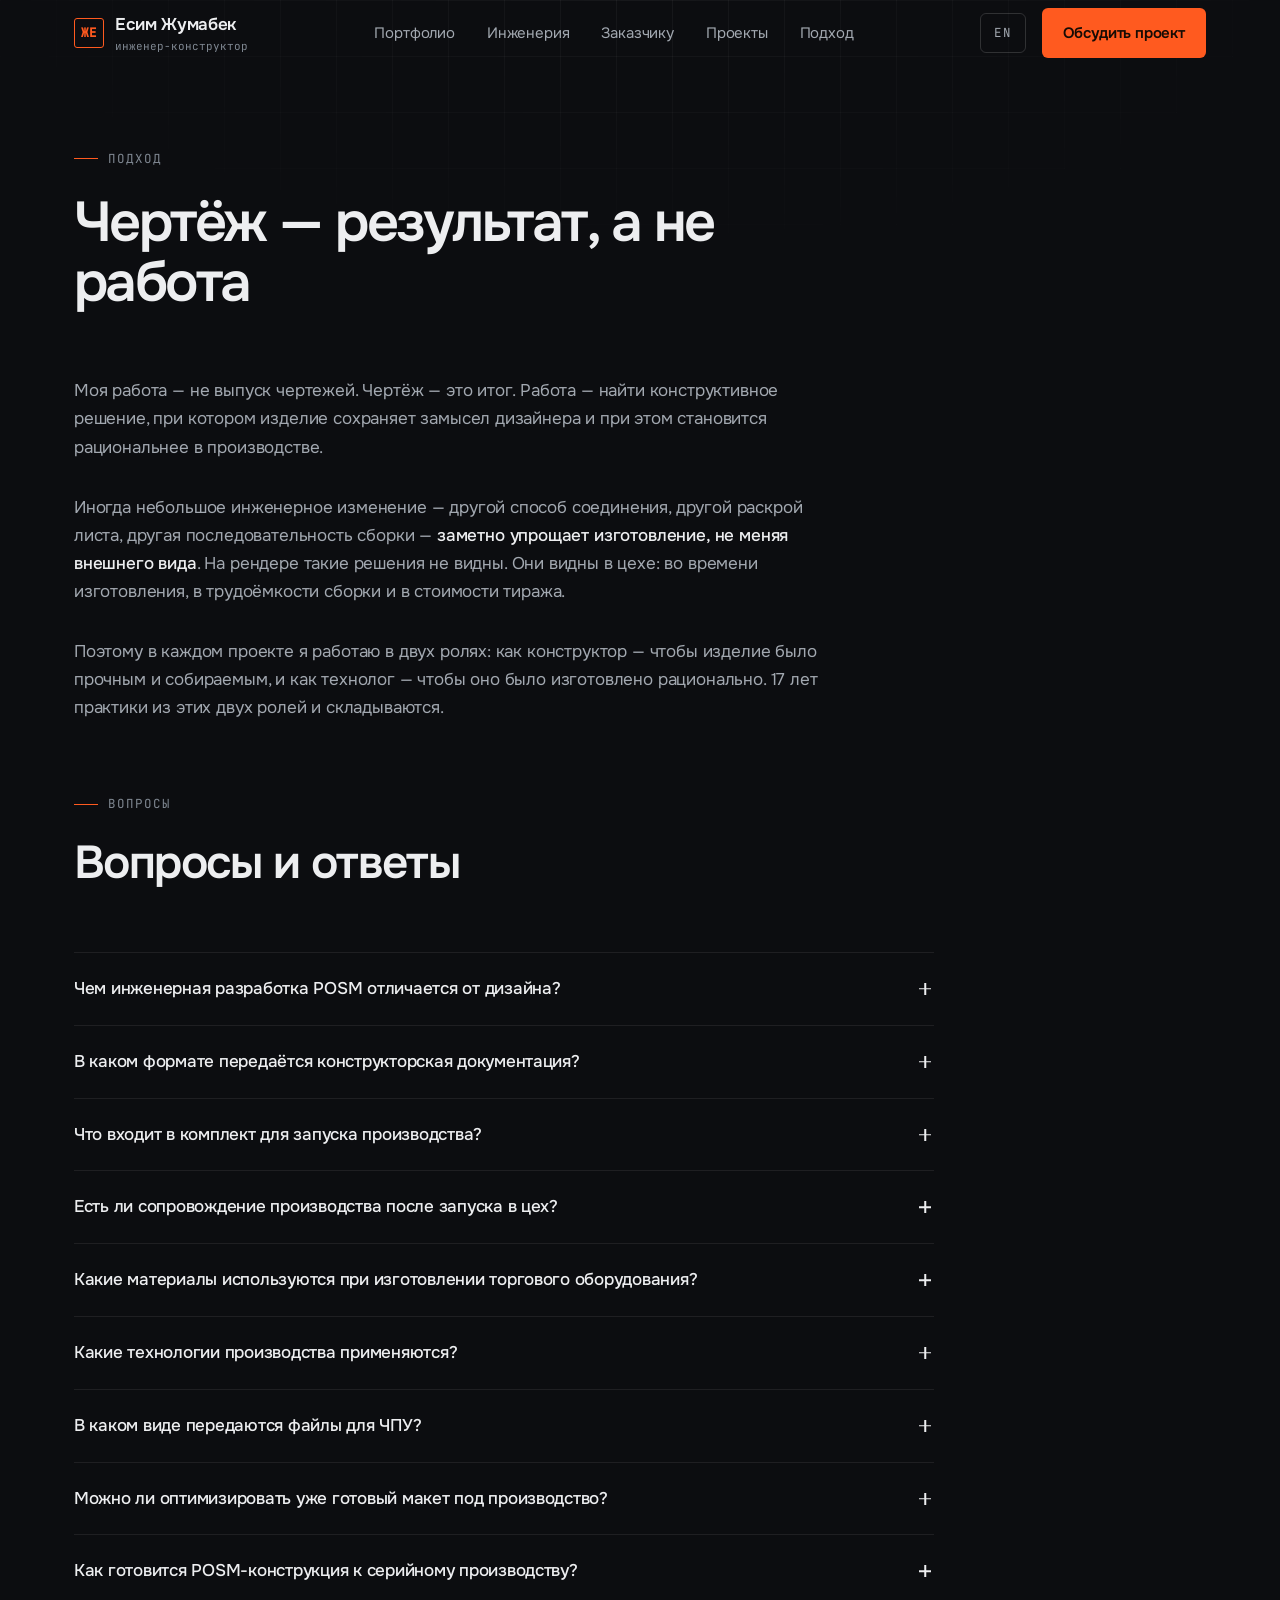
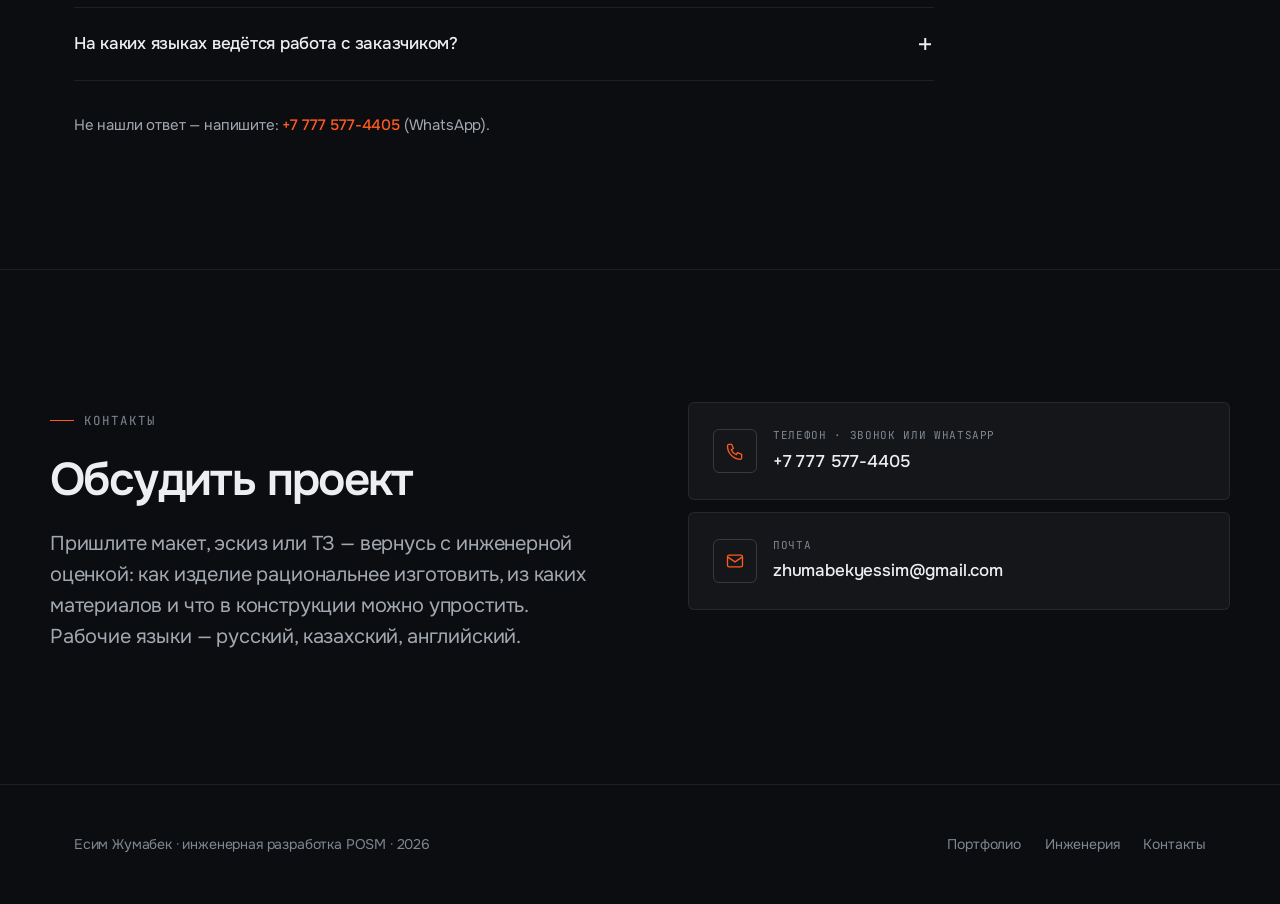
<file: approach.html>
<!doctype html>
<html lang="ru">
<head>
<meta charset="utf-8">
<meta name="viewport" content="width=device-width, initial-scale=1, viewport-fit=cover">
<title>Подход — Есим Жумабек</title>
<meta name="description" content="Подход к инженерной разработке POSM: как конструктивное решение сохраняет замысел дизайнера и упрощает производство.">
<meta name="theme-color" content="#0c0d10">
<link rel="canonical" href="https://yessim.pro/approach.html">
<link rel="icon" href="assets/favicon.svg" type="image/svg+xml">
<link rel="icon" href="assets/favicon-32.png" sizes="32x32" type="image/png">
<link rel="apple-touch-icon" href="assets/apple-touch-icon.png">
<link rel="preload" href="assets/fonts/onest-var-cyr.woff2" as="font" type="font/woff2" crossorigin>
<link rel="preload" href="assets/fonts/onest-var-latin.woff2" as="font" type="font/woff2" crossorigin>
<link rel="stylesheet" href="style.css">
</head>
<body>

<div class="bg-grid"></div>

<nav class="nav" id="nav">
  <div class="wrap nav-in">
    <a href="./" class="brand">
      <span class="brand-mark" data-cfg="initials">—</span>
      <span><span data-cfg="name">Имя</span><small data-i="brandRole">инженер-конструктор</small></span>
    </a>
    <div class="nav-links" id="navlinks">
      <a href="./" data-i="navWorks">Портфолио</a>
      <a href="engineering.html" data-i="navOpt">Инженерия</a>
      <a href="client.html" data-i="navDeliv">Заказчику</a>
      <a href="projects.html" data-i="navProj">Проекты</a>
      <a href="approach.html" data-i="navAppr">Подход</a>
    </div>
    <div class="nav-cta">
      <button class="lang-btn" id="langBtn" aria-label="Switch language">EN</button>
      <a href="#contact" class="btn btn-1" data-i="navCta">Обсудить проект</a>
      <button class="burger" id="burger" aria-label="Меню" aria-expanded="false"><span></span></button>
    </div>
  </div>
</nav>

<main id="top">

<section class="page-hero">
  <div class="wrap">
    <div class="sec-head rv">
      <div class="eyebrow" data-i="apprEyebrow">Подход</div>
      <h1 data-i="apprH2">Чертёж — результат, а не работа</h1>
    </div>
    <div class="about-grid rv">
      <p data-i="apprP1">
        Моя работа — не выпуск чертежей. Чертёж — это итог. Работа — найти конструктивное
        решение, при котором изделие сохраняет замысел дизайнера и при этом становится
        рациональнее в производстве.
      </p>
      <p data-i="apprP2">
        Иногда небольшое инженерное изменение — другой способ соединения, другой раскрой листа,
        другая последовательность сборки — <strong>заметно упрощает изготовление, не меняя
        внешнего вида</strong>. На рендере такие решения не видны. Они видны в цехе: во времени
        изготовления, в трудоёмкости сборки и в стоимости тиража.
      </p>
      <p data-i="apprP3">
        Поэтому в каждом проекте я работаю в двух ролях: как конструктор — чтобы изделие было
        прочным и собираемым, и как технолог — чтобы оно было изготовлено рационально.
        <span data-years>17&nbsp;лет</span> практики из этих двух ролей и складываются.
      </p>
    </div>
  </div>
</section>

<section class="sec" id="faq" style="padding-top:0">
  <div class="wrap">
    <div class="sec-head rv">
      <div class="eyebrow" data-i="faqEyebrow">Вопросы</div>
      <h2 data-i="faqH2">Вопросы и ответы</h2>
    </div>
    <div class="faq rv" id="faq-list"></div>
    <p class="faq-cta rv" data-i="faqCta">Не нашли ответ — напишите:
    <a href="https://wa.me/77775774405" target="_blank" rel="noopener">+7 777 577-4405</a> (WhatsApp).</p>
  </div>
</section>

<section class="contact" id="contact">
  <div class="sec wrap">
    <div class="contact-grid">
      <div class="rv">
        <div class="eyebrow" data-i="ctcEyebrow">Контакты</div>
        <h2 data-i="ctcH2">Обсудить проект</h2>
        <p class="lead" data-i="ctcLead">
          Пришлите макет, эскиз или ТЗ — вернусь с инженерной оценкой: как изделие рациональнее
          изготовить, из каких материалов и что в конструкции можно упростить. Рабочие языки —
          русский, казахский, английский.
        </p>
      </div>
      <div class="rv">
        <div class="cways">
          <a class="cway" data-cfg-href="phone">
            <span class="cway-ic"><svg viewBox="0 0 24 24" fill="none" stroke="currentColor" stroke-width="1.6"><path d="M4 4h4l2 5-2.5 1.5a11 11 0 006 6L15 14l5 2v4a2 2 0 01-2 2A16 16 0 013 6a2 2 0 012-2z"/></svg></span>
            <span class="cway-t"><small data-i="ctcPhone">Телефон · звонок или WhatsApp</small><b data-cfg="phone-label">+7 000 000-00-00</b></span>
          </a>
          <a class="cway" data-cfg-href="email">
            <span class="cway-ic"><svg viewBox="0 0 24 24" fill="none" stroke="currentColor" stroke-width="1.6"><rect x="3" y="5" width="18" height="14" rx="2"/><path d="M3 7l9 6 9-6"/></svg></span>
            <span class="cway-t"><small data-i="ctcMail">Почта</small><b data-cfg="email-label">mail@example.com</b></span>
          </a>
        </div>
      </div>
    </div>
  </div>
</section>

</main>

<footer>
  <div class="wrap foot">
    <p><span data-cfg="name">Имя</span> · <span data-i="footRole">инженерная разработка POSM</span> · 2026</p>
    <div class="foot-links">
      <a href="./" data-i="footWorks">Портфолио</a>
      <a href="engineering.html" data-i="footOpt">Инженерия</a>
      <a href="#contact" data-i="footCtc">Контакты</a>
    </div>
  </div>
</footer>

<script src="shared.js"></script>
<script>
const FAQ_ITEMS = [
  {ru:{q:'Чем инженерная разработка POSM отличается от дизайна?',
       a:'Дизайн определяет, как конструкция выглядит; инженерная разработка — как её изготовить. На этом этапе выбираются материалы и способы соединения, проверяется прочность и собираемость, готовятся чертежи, спецификации и файлы для станков. Дизайн-макет становится изделием, которое можно воспроизводить серийно с предсказуемой стоимостью.'},
   en:{q:'How does POSM engineering differ from design?',
       a:'Design defines how a fixture looks; engineering defines how to manufacture it. At this stage materials and joints are selected, strength and assembly are verified, and drawings, BOMs and machine files are prepared. The design layout becomes a product that can be reproduced run after run at a predictable cost.'}},
  {ru:{q:'В каком формате передаётся конструкторская документация?',
       a:'Комплект включает сборочные и деталировочные чертежи, спецификации (BOM) и схемы сборки. По договорённости передаются исходные 3D-модели — работа ведётся в Fusion 360 и SolidWorks. Форматы файлов согласуются под программы и станки конкретного производства.'},
   en:{q:'In what format is engineering documentation delivered?',
       a:'The package includes assembly and part drawings, bills of materials and assembly diagrams. Source 3D models can be handed over by agreement — the work is done in Fusion 360 and SolidWorks. File formats are matched to the software and machinery of the specific factory.'}},
  {ru:{q:'Что входит в комплект для запуска производства?',
       a:'Конструкторская документация, production-ready 3D-модели и файлы для станков: ЧПУ-фрезеровка, лазерная и плоттерная резка, вакуумная формовка. Дополнительно — карты раскроя и порядок сборки. Комплект рассчитан на запуск без расшифровки и доработок со стороны цеха.'},
   en:{q:'What is included in the production launch package?',
       a:'Engineering documentation, production-ready 3D models and machine files: CNC routing, laser and plotter cutting, vacuum forming. Nesting layouts and the assembly sequence are included as well. The workshop can start production without guesswork or rework.'}},
  {ru:{q:'Есть ли сопровождение производства после запуска в цех?',
       a:'Да. Сопровождение включает проверку собираемости первого образца, доработку прототипа и авторский надзор до выхода серии. Ошибки, найденные на образце, исправляются в документации до тиража.'},
   en:{q:'Is production support available after the workshop launch?',
       a:'Yes. Support includes assembly checks of the first sample, prototype refinement and supervision until the serial run. Issues found on the sample are fixed in the documentation before the run.'}},
  {ru:{q:'Какие материалы используются при изготовлении торгового оборудования?',
       a:'Основные материалы — акрил, ПЭТ, ПВХ, МДФ, ЛДСП, фанера и металл. Выбор зависит от тиража, бюджета, нагрузки и условий эксплуатации в торговой точке. В одном изделии материалы обычно комбинируются: например, каркас из ЛДСП или металла и прозрачные элементы из ПЭТ.'},
   en:{q:'What materials are used to manufacture retail equipment?',
       a:'The core materials are acrylic, PET, PVC, MDF, chipboard, plywood and metal. The choice depends on run size, budget, load and in-store service conditions. A single fixture usually combines them: for example, a chipboard or metal carcass with transparent PET elements.'}},
  {ru:{q:'Какие технологии производства применяются?',
       a:'ЧПУ-фрезеровка, лазерная и плоттерная резка, УФ- и широкоформатная печать, вакуумная формовка, гибка металла и проволоки, 3D-печать прототипов. Конструкция проектируется под конкретный станок и оснастку, поэтому набор операций определяется на этапе разработки.'},
   en:{q:'Which manufacturing technologies are used?',
       a:'CNC routing, laser and plotter cutting, UV and large-format printing, vacuum forming, metal and wire bending, 3D-printed prototypes. The structure is designed for specific machines and tooling, so the set of operations is fixed at the development stage.'}},
  {ru:{q:'В каком виде передаются файлы для ЧПУ?',
       a:'Файлы готовятся под конкретный станок: раскрой с учётом листа и инструмента, глубины и диаметры под крепёж, технологические зазоры. Форматы — векторные и CAD-форматы, которые принимает оборудование производства; они согласуются заранее. Ручная доводка после станка не требуется.'},
   en:{q:'In what form are CNC files delivered?',
       a:'Files are prepared for the specific machine: nesting per sheet and tool, depths and diameters for fasteners, technological clearances. Formats are the vector and CAD formats the factory\'s machinery accepts; they are agreed in advance. No manual rework is needed after the machine.'}},
  {ru:{q:'Можно ли оптимизировать уже готовый макет под производство?',
       a:'Да, это типовая задача. Готовый дизайн-макет проверяется на технологичность: число деталей и операций, раскрой, сборка, упаковка. Если конструкцию можно упростить без изменения внешнего вида, заказчик получает альтернативный вариант с обоснованием.'},
   en:{q:'Can a finished layout be optimized for production?',
       a:'Yes, this is a routine task. A finished design layout is reviewed for manufacturability: part count, operations, nesting, assembly, packing. If the structure can be simplified without changing its appearance, the client receives an alternative solution with reasoning.'}},
  {ru:{q:'Как готовится POSM-конструкция к серийному производству?',
       a:'Конструкция пересчитывается под лист и станок: сокращается число деталей и крепежа, закладывается последовательность сборки, проверяются упаковка и логистика. Первый образец собирается и корректируется до запуска тиража. Цель — чтобы каждая следующая единица серии повторялась без подгонки.'},
   en:{q:'How is a POSM fixture prepared for serial production?',
       a:'The structure is recalculated for the sheet and the machine: parts and fasteners are reduced, the assembly sequence is built in, packing and logistics are verified. The first sample is assembled and corrected before the run. The goal is for every unit in the run to come out identical, with no hand-fitting.'}},
  {ru:{q:'На каких языках ведётся работа с заказчиком?',
       a:'Русский, казахский и английский. Документация оформляется на языке заказчика или производства по договорённости.'},
   en:{q:'What languages do you work in?',
       a:'Russian, Kazakh and English. Documentation is prepared in the client\'s or the factory\'s language by agreement.'}}
];

window.PAGE_TITLES = {
  ru:'Подход — Есим Жумабек',
  en:'Approach — Zhumabek Yessim'
};

window.PAGE_I18N_EN = {
  ...SHARED_I18N_EN,
  apprEyebrow:'Approach', apprH2:'The drawing is the result, not the work',
  apprP1:'My work is not producing drawings. The drawing is the outcome. The work is finding an engineering solution that preserves the designer\'s concept while making the product more efficient to manufacture.',
  apprP2:'Sometimes a small engineering change (a different joint, a different sheet layout, a different assembly sequence) <strong>noticeably simplifies production without affecting appearance</strong>. Such decisions are invisible on a render. They are visible on the shop floor: in manufacturing time, assembly effort and the cost of the run.',
  apprP3:'That is why in every project I work in two roles: as a design engineer, so the product is strong and easy to assemble, and as a process engineer, so it is efficient to manufacture. <span data-years>17&nbsp;years</span> of practice are built from these two roles.',
  faqEyebrow:'FAQ', faqH2:'Questions and answers',
  faqCta:'Didn\'t find your answer? Message me on WhatsApp: <a href="https://wa.me/77775774405" target="_blank" rel="noopener">+7 777 577-4405</a>.'
};

window.renderContent = function(){
  const L = LANG;
  document.getElementById('faq-list').innerHTML = FAQ_ITEMS.map(f=>`
    <details>
      <summary><h3>${esc(f[L].q)}</h3><span class="faq-ic"></span></summary>
      <p>${esc(f[L].a)}</p>
    </details>`).join('');
};

/* FAQPage-разметка строится из FAQ_ITEMS — того же массива, из которого
   рисуется сама страница. Второй копии текста нет, поэтому разойтись с тем,
   что видит читатель, разметка не может. Язык всегда русский: shared.js
   отдаёт ru по умолчанию, именно его получает краулер на первом заходе. */
(function(){
  const ld = document.createElement('script');
  ld.type = 'application/ld+json';
  ld.textContent = JSON.stringify({
    '@context':'https://schema.org',
    '@type':'FAQPage',
    mainEntity: FAQ_ITEMS.map(f=>({
      '@type':'Question',
      name: f.ru.q,
      acceptedAnswer:{'@type':'Answer', text: f.ru.a}
    }))
  });
  document.head.appendChild(ld);
})();

setLang(LANG);
</script>
</body>
</html>
</file>
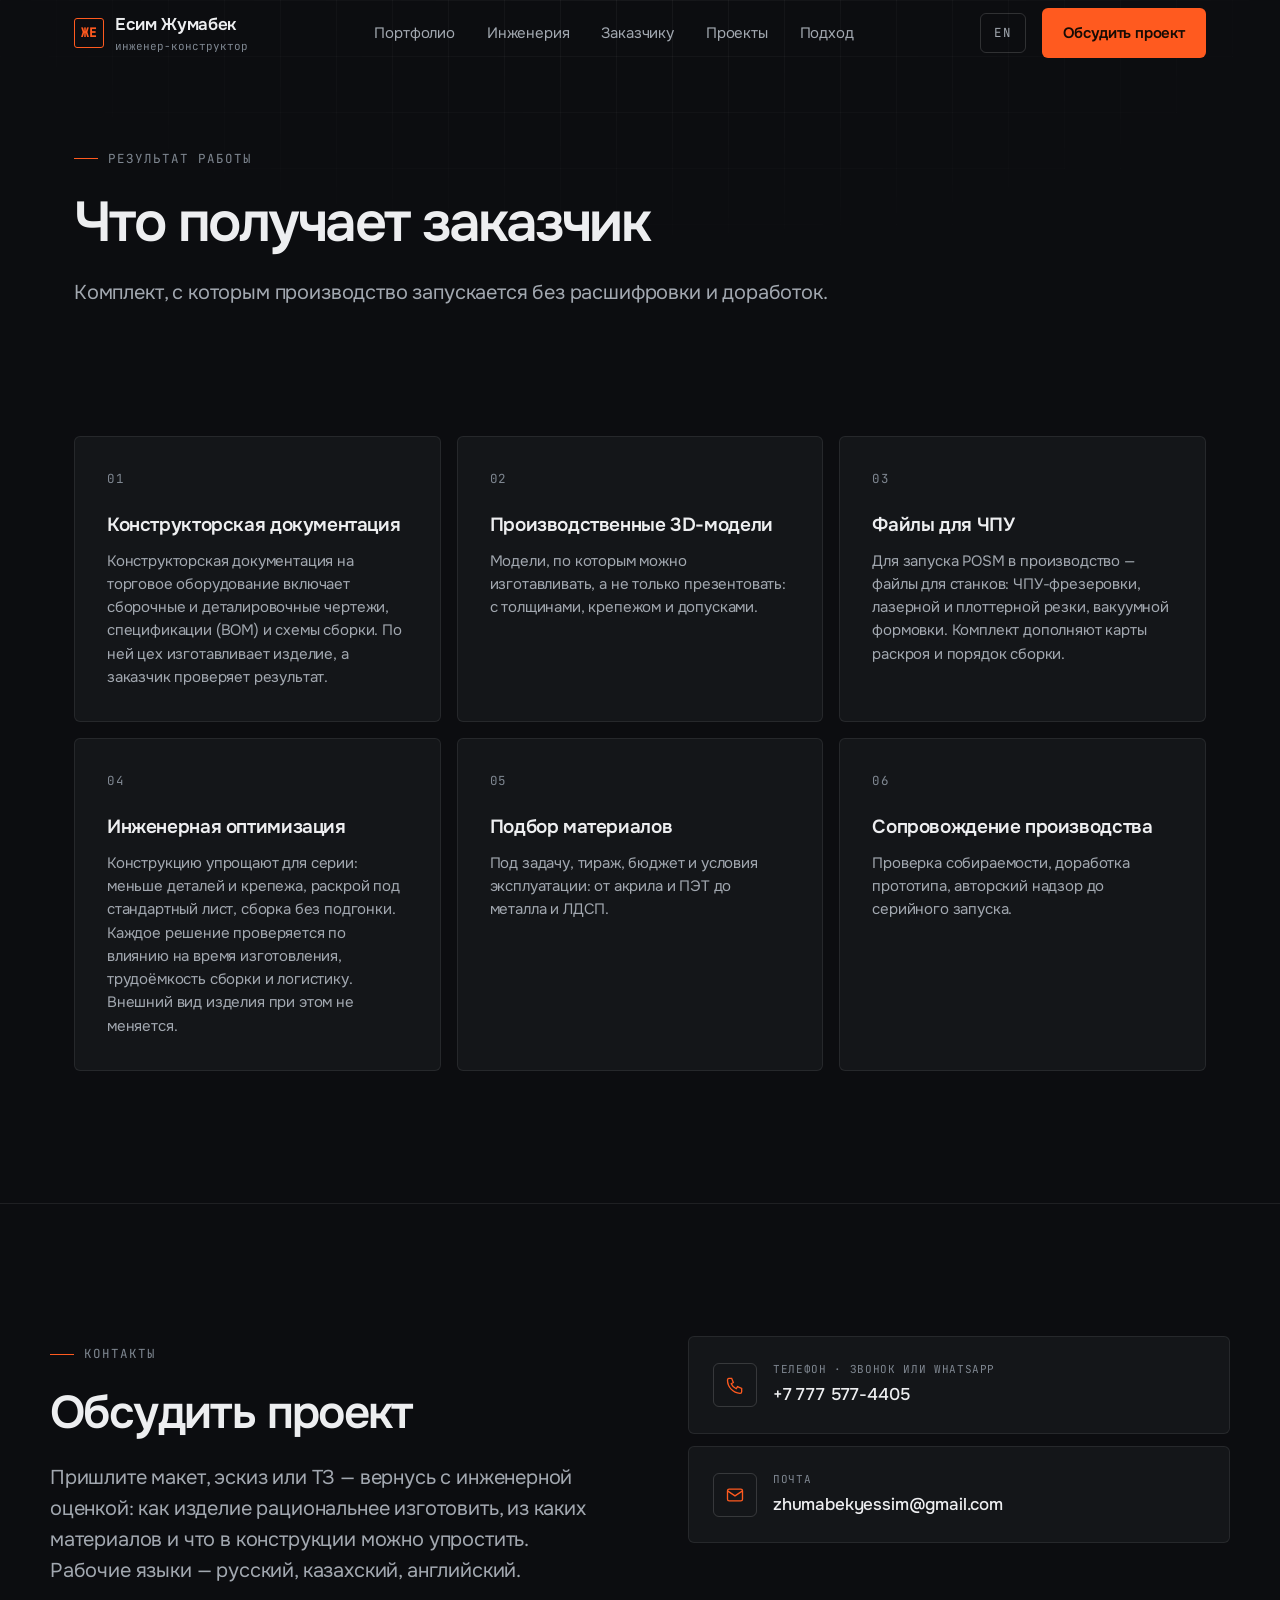
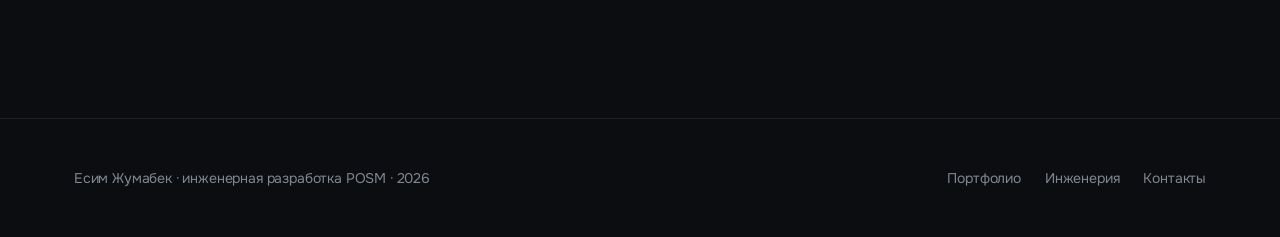
<file: client.html>
<!doctype html>
<html lang="ru">
<head>
<meta charset="utf-8">
<meta name="viewport" content="width=device-width, initial-scale=1, viewport-fit=cover">
<title>Заказчику — Есим Жумабек</title>
<meta name="description" content="Что получает заказчик: конструкторская документация, 3D-модели, файлы для ЧПУ, инженерная оптимизация, подбор материалов, сопровождение производства.">
<meta name="theme-color" content="#0c0d10">
<link rel="canonical" href="https://yessim.pro/client.html">
<link rel="icon" href="assets/favicon.svg" type="image/svg+xml">
<link rel="icon" href="assets/favicon-32.png" sizes="32x32" type="image/png">
<link rel="apple-touch-icon" href="assets/apple-touch-icon.png">
<link rel="preload" href="assets/fonts/onest-var-cyr.woff2" as="font" type="font/woff2" crossorigin>
<link rel="preload" href="assets/fonts/onest-var-latin.woff2" as="font" type="font/woff2" crossorigin>
<link rel="stylesheet" href="style.css">
</head>
<body>

<div class="bg-grid"></div>

<nav class="nav" id="nav">
  <div class="wrap nav-in">
    <a href="./" class="brand">
      <span class="brand-mark" data-cfg="initials">—</span>
      <span><span data-cfg="name">Имя</span><small data-i="brandRole">инженер-конструктор</small></span>
    </a>
    <div class="nav-links" id="navlinks">
      <a href="./" data-i="navWorks">Портфолио</a>
      <a href="engineering.html" data-i="navOpt">Инженерия</a>
      <a href="client.html" data-i="navDeliv">Заказчику</a>
      <a href="projects.html" data-i="navProj">Проекты</a>
      <a href="approach.html" data-i="navAppr">Подход</a>
    </div>
    <div class="nav-cta">
      <button class="lang-btn" id="langBtn" aria-label="Switch language">EN</button>
      <a href="#contact" class="btn btn-1" data-i="navCta">Обсудить проект</a>
      <button class="burger" id="burger" aria-label="Меню" aria-expanded="false"><span></span></button>
    </div>
  </div>
</nav>

<main id="top">

<section class="page-hero">
  <div class="wrap">
    <div class="sec-head rv">
      <div class="eyebrow" data-i="delivEyebrow">Результат работы</div>
      <h1 data-i="delivH2">Что получает заказчик</h1>
      <p class="lead" style="margin-top:24px" data-i="delivLead">
        Комплект, с которым производство запускается без расшифровки и доработок.
      </p>
    </div>
  </div>
</section>

<section class="sec" style="padding-top:0">
  <div class="wrap">
    <div class="caps rv" id="caps"></div>
  </div>
</section>

<section class="contact" id="contact">
  <div class="sec wrap">
    <div class="contact-grid">
      <div class="rv">
        <div class="eyebrow" data-i="ctcEyebrow">Контакты</div>
        <h2 data-i="ctcH2">Обсудить проект</h2>
        <p class="lead" data-i="ctcLead">
          Пришлите макет, эскиз или ТЗ — вернусь с инженерной оценкой: как изделие рациональнее
          изготовить, из каких материалов и что в конструкции можно упростить. Рабочие языки —
          русский, казахский, английский.
        </p>
      </div>
      <div class="rv">
        <div class="cways">
          <a class="cway" data-cfg-href="phone">
            <span class="cway-ic"><svg viewBox="0 0 24 24" fill="none" stroke="currentColor" stroke-width="1.6"><path d="M4 4h4l2 5-2.5 1.5a11 11 0 006 6L15 14l5 2v4a2 2 0 01-2 2A16 16 0 013 6a2 2 0 012-2z"/></svg></span>
            <span class="cway-t"><small data-i="ctcPhone">Телефон · звонок или WhatsApp</small><b data-cfg="phone-label">+7 000 000-00-00</b></span>
          </a>
          <a class="cway" data-cfg-href="email">
            <span class="cway-ic"><svg viewBox="0 0 24 24" fill="none" stroke="currentColor" stroke-width="1.6"><rect x="3" y="5" width="18" height="14" rx="2"/><path d="M3 7l9 6 9-6"/></svg></span>
            <span class="cway-t"><small data-i="ctcMail">Почта</small><b data-cfg="email-label">mail@example.com</b></span>
          </a>
        </div>
      </div>
    </div>
  </div>
</section>

</main>

<footer>
  <div class="wrap foot">
    <p><span data-cfg="name">Имя</span> · <span data-i="footRole">инженерная разработка POSM</span> · 2026</p>
    <div class="foot-links">
      <a href="./" data-i="footWorks">Портфолио</a>
      <a href="engineering.html" data-i="footOpt">Инженерия</a>
      <a href="#contact" data-i="footCtc">Контакты</a>
    </div>
  </div>
</footer>

<script src="shared.js"></script>
<script>
const CAPS = [
  {n:'01', ru:{t:'Конструкторская документация', d:'Конструкторская документация на торговое оборудование включает сборочные и деталировочные чертежи, спецификации (BOM) и схемы сборки. По ней цех изготавливает изделие, а заказчик проверяет результат.'},
           en:{t:'Engineering documentation', d:'Engineering documentation for retail equipment includes assembly and part drawings, bills of materials (BOM) and assembly diagrams. The workshop manufactures from it and the client checks the result against it.'}},
  {n:'02', ru:{t:'Производственные 3D-модели', d:'Модели, по которым можно изготавливать, а не только презентовать: с толщинами, крепежом и допусками.'},
           en:{t:'Production-ready 3D models', d:'Models you can manufacture from, not only present: with thicknesses, fasteners and tolerances.'}},
  {n:'03', ru:{t:'Файлы для ЧПУ', d:'Для запуска POSM в производство — файлы для станков: ЧПУ-фрезеровки, лазерной и плоттерной резки, вакуумной формовки. Комплект дополняют карты раскроя и порядок сборки.'},
           en:{t:'CNC manufacturing files', d:'Machine files to launch POSM into production: CNC routing, laser and plotter cutting, vacuum forming. Nesting layouts and the assembly sequence complete the package.'}},
  {n:'04', ru:{t:'Инженерная оптимизация', d:'Конструкцию упрощают для серии: меньше деталей и крепежа, раскрой под стандартный лист, сборка без подгонки. Каждое решение проверяется по влиянию на время изготовления, трудоёмкость сборки и логистику. Внешний вид изделия при этом не меняется.'},
           en:{t:'Engineering optimization', d:'The design is simplified for a production run: fewer parts and fasteners, nesting for standard sheets, an assembly sequence that needs no hand-fitting. Every decision is checked for its impact on manufacturing time, assembly effort and logistics. The product\'s appearance does not change.'}},
  {n:'05', ru:{t:'Подбор материалов', d:'Под задачу, тираж, бюджет и условия эксплуатации: от акрила и ПЭТ до металла и ЛДСП.'},
           en:{t:'Material selection', d:'For the task, run size, budget and service conditions: from acrylic and PET to metal and chipboard.'}},
  {n:'06', ru:{t:'Сопровождение производства', d:'Проверка собираемости, доработка прототипа, авторский надзор до серийного запуска.'},
           en:{t:'Production support', d:'Assembly checks, prototype refinement and supervision through to serial production.'}}
];

window.PAGE_TITLES = {
  ru:'Заказчику — Есим Жумабек',
  en:'Deliverables — Zhumabek Yessim'
};

window.PAGE_I18N_EN = {
  ...SHARED_I18N_EN,
  delivEyebrow:'Deliverables', delivH2:'What clients receive',
  delivLead:'A package the workshop can put straight into production, without guesswork or rework.'
};

window.renderContent = function(){
  const L = LANG;
  document.getElementById('caps').innerHTML = CAPS.map(c=>`
    <div class="cap"><div class="cap-n">${c.n}</div><h3>${esc(c[L].t)}</h3><p>${esc(c[L].d)}</p></div>`).join('');
};

setLang(LANG);
</script>
</body>
</html>
</file>
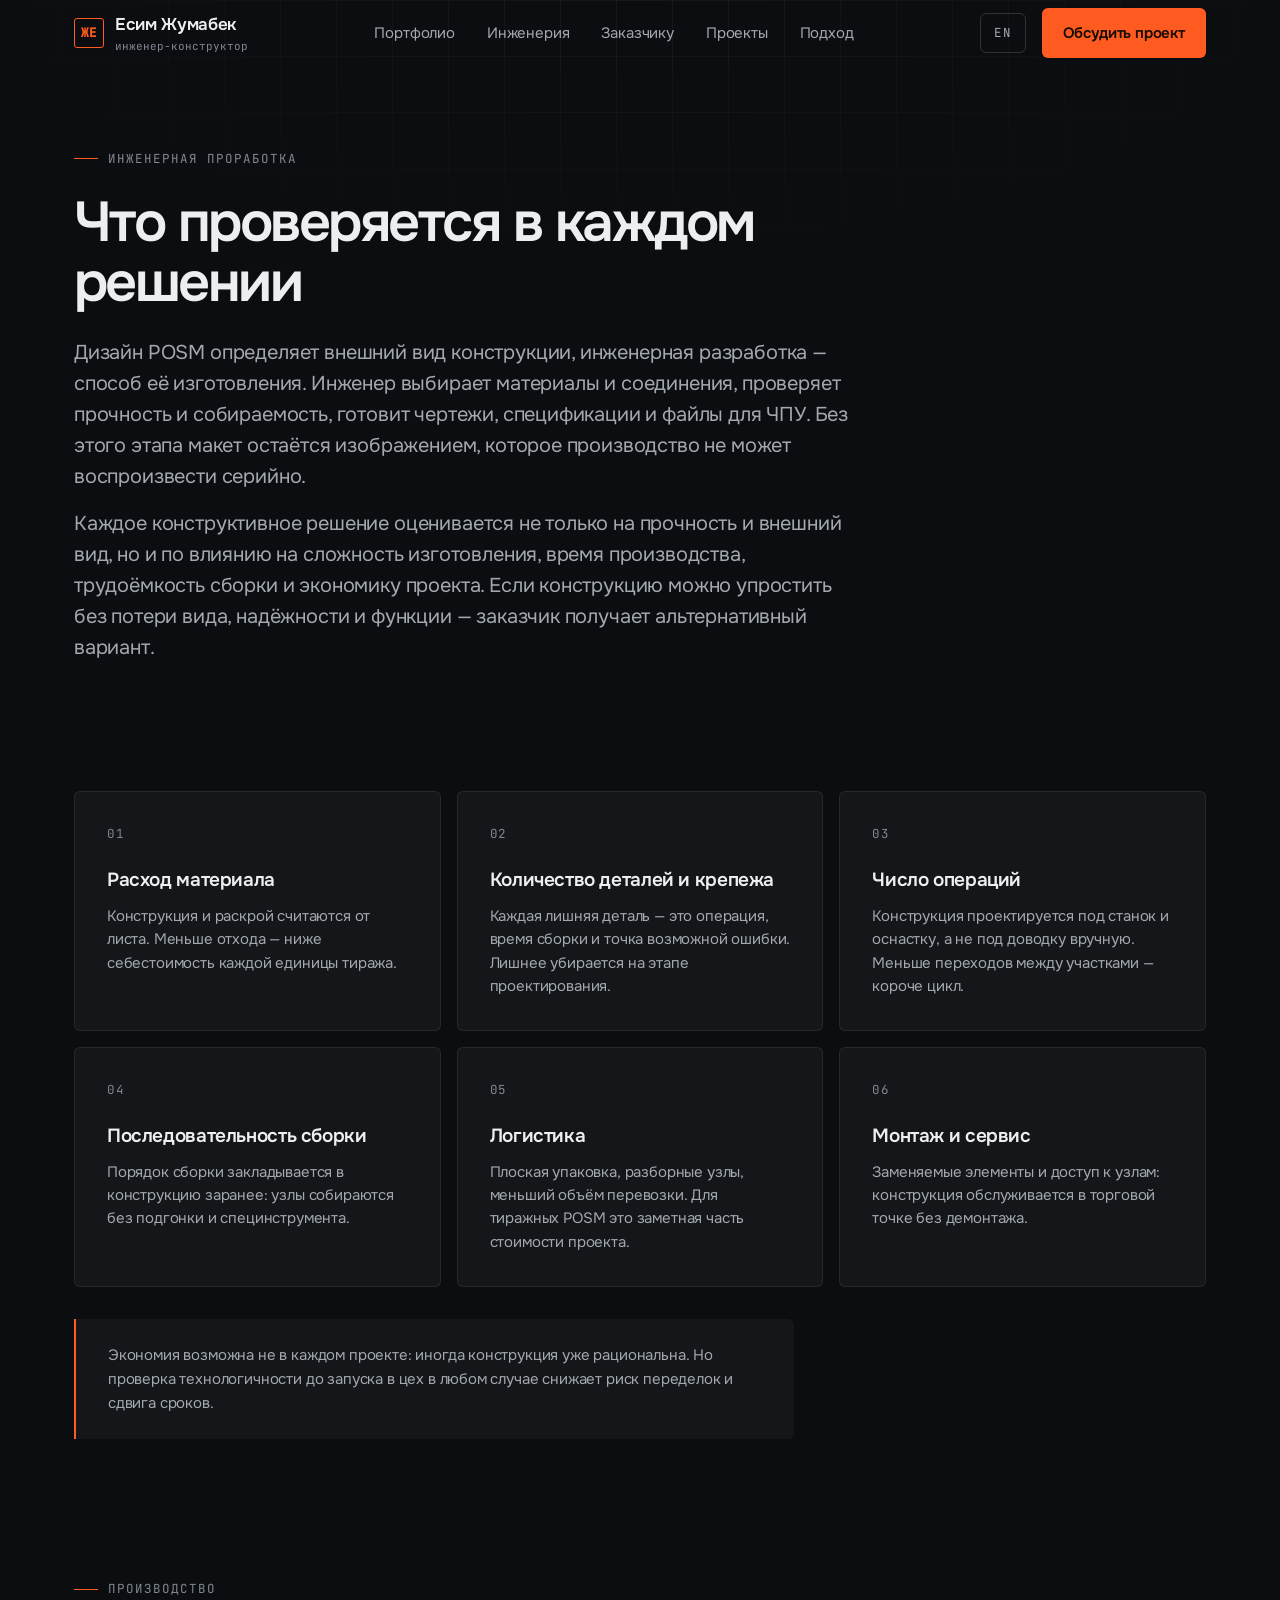
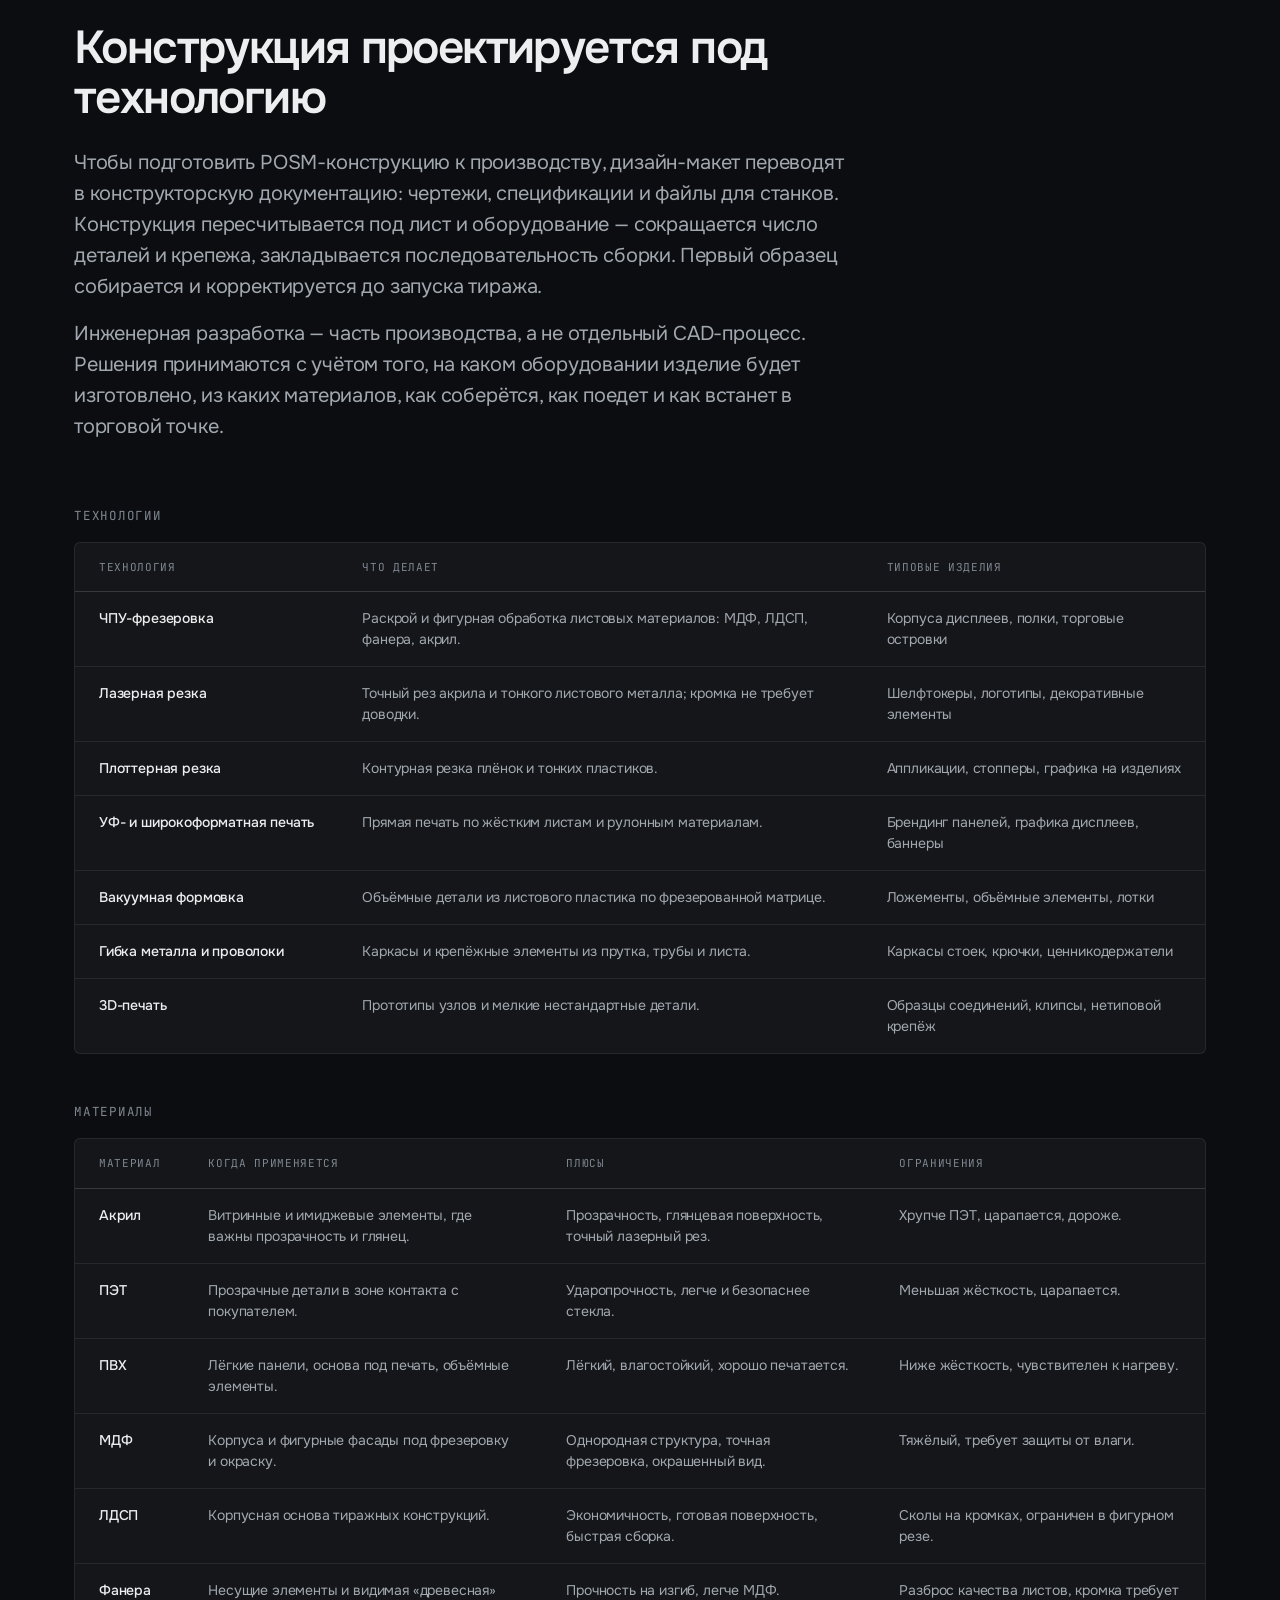
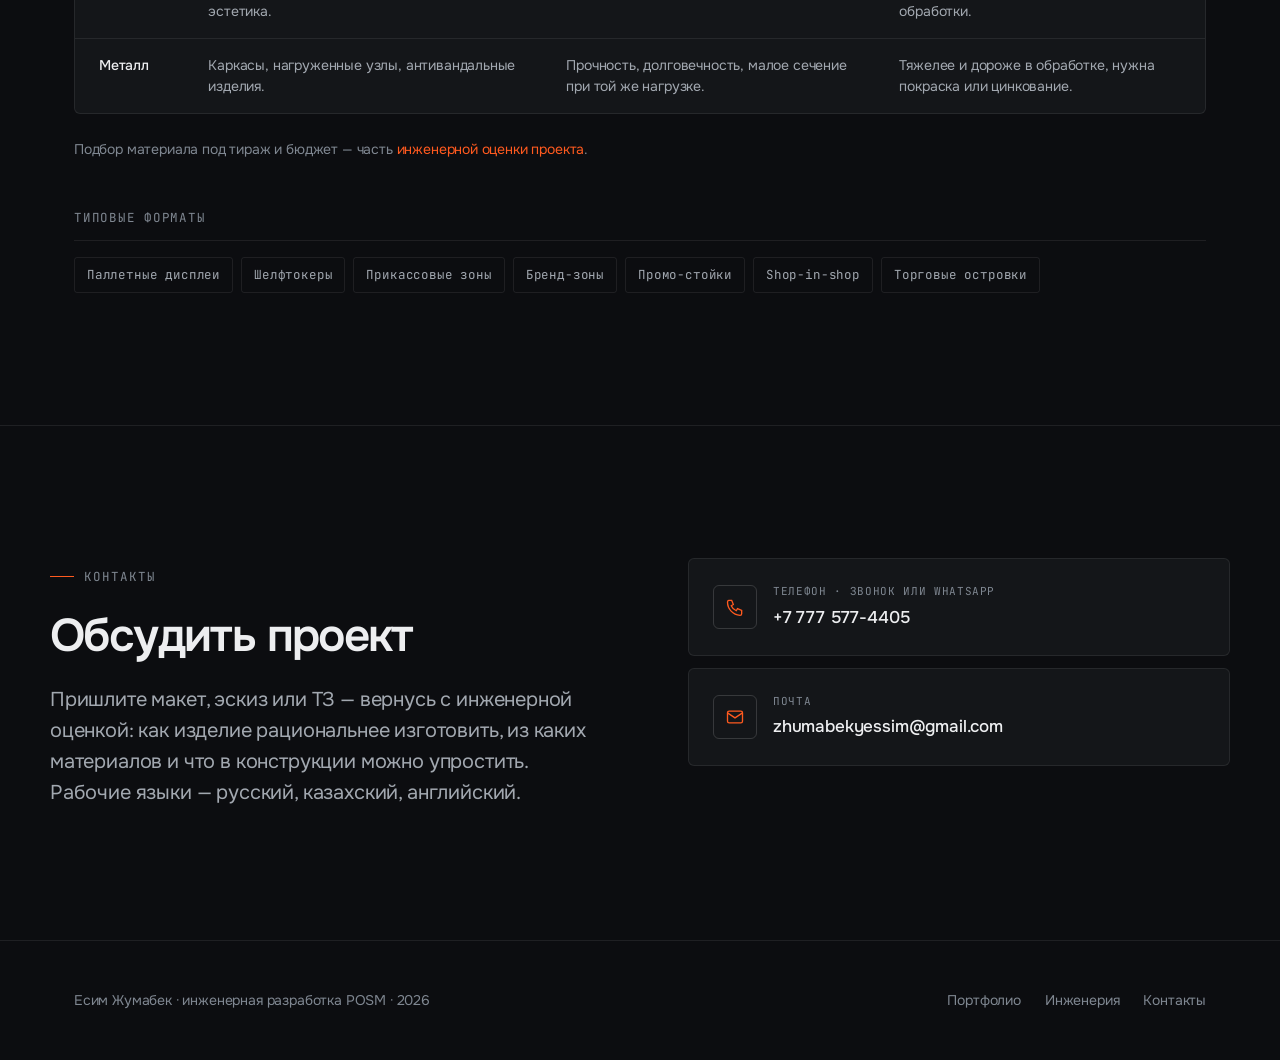
<file: engineering.html>
<!doctype html>
<html lang="ru">
<head>
<meta charset="utf-8">
<meta name="viewport" content="width=device-width, initial-scale=1, viewport-fit=cover">
<title>Инженерия — Есим Жумабек</title>
<meta name="description" content="Инженерная проработка POSM: проверка технологичности, оптимизация конструкции, подбор материалов и технологий производства.">
<meta name="theme-color" content="#0c0d10">
<link rel="canonical" href="https://yessim.pro/engineering.html">
<link rel="icon" href="assets/favicon.svg" type="image/svg+xml">
<link rel="icon" href="assets/favicon-32.png" sizes="32x32" type="image/png">
<link rel="apple-touch-icon" href="assets/apple-touch-icon.png">
<link rel="preload" href="assets/fonts/onest-var-cyr.woff2" as="font" type="font/woff2" crossorigin>
<link rel="preload" href="assets/fonts/onest-var-latin.woff2" as="font" type="font/woff2" crossorigin>
<link rel="stylesheet" href="style.css">
</head>
<body>

<div class="bg-grid"></div>

<!-- NAV - links point to pages, not anchors -->
<nav class="nav" id="nav">
  <div class="wrap nav-in">
    <a href="./" class="brand">
      <span class="brand-mark" data-cfg="initials">—</span>
      <span><span data-cfg="name">Имя</span><small data-i="brandRole">инженер-конструктор</small></span>
    </a>
    <div class="nav-links" id="navlinks">
      <a href="./" data-i="navWorks">Портфолио</a>
      <a href="engineering.html" data-i="navOpt">Инженерия</a>
      <a href="client.html" data-i="navDeliv">Заказчику</a>
      <a href="projects.html" data-i="navProj">Проекты</a>
      <a href="approach.html" data-i="navAppr">Подход</a>
    </div>
    <div class="nav-cta">
      <button class="lang-btn" id="langBtn" aria-label="Switch language">EN</button>
      <a href="#contact" class="btn btn-1" data-i="navCta">Обсудить проект</a>
      <button class="burger" id="burger" aria-label="Меню" aria-expanded="false"><span></span></button>
    </div>
  </div>
</nav>

<main id="top">

<!-- PAGE HERO (simple heading, uses .page-hero class for padding) -->
<section class="page-hero">
  <div class="wrap">
    <div class="sec-head rv">
      <div class="eyebrow" data-i="optEyebrow">Инженерная проработка</div>
      <h1 data-i="optH2">Что проверяется в каждом решении</h1>
      <p class="lead" style="margin-top:24px" data-i="optIntro">
        Дизайн POSM определяет внешний вид конструкции, инженерная разработка — способ её
        изготовления. Инженер выбирает материалы и соединения, проверяет прочность и собираемость,
        готовит чертежи, спецификации и файлы для ЧПУ. Без этого этапа макет остаётся
        изображением, которое производство не может воспроизвести серийно.
      </p>
      <p class="lead" style="margin-top:16px" data-i="optLead">
        Каждое конструктивное решение оценивается не только на прочность и внешний вид, но и по
        влиянию на сложность изготовления, время производства, трудоёмкость сборки и экономику
        проекта. Если конструкцию можно упростить без потери вида, надёжности и функции —
        заказчик получает альтернативный вариант.
      </p>
    </div>
  </div>
</section>

<!-- OPT CARDS -->
<section class="sec" style="padding-top:0">
  <div class="wrap">
    <div class="caps rv" id="opt-cards"></div>
    <div class="opt-note rv" data-i="optNote">
      Экономия возможна не в каждом проекте: иногда конструкция уже рациональна. Но проверка
      технологичности до запуска в цех в любом случае снижает риск переделок и сдвига сроков.
    </div>
  </div>
</section>

<!-- ПРОИЗВОДСТВЕННЫЙ КОНТЕКСТ -->
<section class="sec" id="manufacturing" style="padding-top:0">
  <div class="wrap">
    <div class="sec-head rv">
      <div class="eyebrow" data-i="mfgEyebrow">Производство</div>
      <h2 data-i="mfgH2">Конструкция проектируется под технологию</h2>
      <p class="lead" style="margin-top:24px" data-i="mfgIntro">
        Чтобы подготовить POSM-конструкцию к производству, дизайн-макет переводят
        в конструкторскую документацию: чертежи, спецификации и файлы для станков. Конструкция
        пересчитывается под лист и оборудование — сокращается число деталей и крепежа,
        закладывается последовательность сборки. Первый образец собирается и корректируется
        до запуска тиража.
      </p>
      <p class="lead" style="margin-top:16px" data-i="mfgLead">
        Инженерная разработка — часть производства, а не отдельный CAD-процесс. Решения
        принимаются с учётом того, на каком оборудовании изделие будет изготовлено, из каких
        материалов, как соберётся, как поедет и как встанет в торговой точке.
      </p>
    </div>
    <div class="rv">
      <div class="tbl-h" data-i="mfgCol1">Технологии</div>
      <div class="tbl-wrap"><table class="tbl" id="tbl-tech"></table></div>
      <div class="tbl-h" data-i="mfgCol2">Материалы</div>
      <div class="tbl-wrap"><table class="tbl" id="tbl-mat"></table></div>
      <p class="tbl-note" data-i="mfgNote">Подбор материала под тираж и бюджет — часть
      <a href="https://wa.me/77775774405" target="_blank" rel="noopener">инженерной оценки проекта</a>.</p>
    </div>
    <div class="skills rv" style="margin-top:var(--s7);grid-template-columns:1fr">
      <div class="skill-col">
        <h3 data-i="mfgCol3">Типовые форматы</h3>
        <div class="tags" id="mfg-fmt"></div>
      </div>
    </div>
  </div>
</section>

<!-- АВТОМАТИЗАЦИЯ (hidden by default) -->
<section class="sec" id="automation" style="padding-top:0" hidden>
  <div class="wrap">
    <div class="auto rv">
      <div class="auto-grid">
        <div>
          <div class="badge" data-i="autoBadge">● Системная инженерия</div>
          <h2 data-i="autoH2">Собственные инструменты автоматизации</h2>
          <p data-i="autoP1">
            Чтобы сократить повторяющиеся операции, снизить влияние человеческого фактора и
            ускорить выпуск документации, я разработал собственный набор инструментов для
            Fusion 360 — <strong>двадцать модулей</strong>, автоматизирующих типовые конструкторские
            задачи: крепёж, соединения, кромки, номенклатуру деталей.
          </p>
          <p data-i="autoP2">
            Для заказчика это предсказуемость: стабильная скорость выпуска КД, меньше ошибок
            в спецификациях и быстрые итерации, когда дизайн меняется по ходу проекта.
            В серийных задачах инструменты дают повторяемость — однотипные изделия
            проектируются по одним правилам.
          </p>
        </div>
        <div class="auto-stats" id="auto-stats"></div>
      </div>
    </div>

    <div class="sec-head rv" style="margin:var(--s9) 0 0;max-width:640px">
      <h3 style="font-size:clamp(19px,2.2vw,24px);margin-bottom:12px" data-i="baH3">Было → стало</h3>
      <p style="font-size:15px;color:var(--fg-2);line-height:1.55" data-i="baLead">
        Короткие записи экрана: слева — как операция выполняется вручную, справа — как её делает
        инструмент. Разница видна не в качестве результата, а во времени и числе действий.
      </p>
    </div>
    <div class="ba-grid rv" id="ba-grid"></div>
  </div>
</section>

<!-- КОНТАКТЫ -->
<section class="contact" id="contact">
  <div class="sec wrap">
    <div class="contact-grid">
      <div class="rv">
        <div class="eyebrow" data-i="ctcEyebrow">Контакты</div>
        <h2 data-i="ctcH2">Обсудить проект</h2>
        <p class="lead" data-i="ctcLead">
          Пришлите макет, эскиз или ТЗ — вернусь с инженерной оценкой: как изделие рациональнее
          изготовить, из каких материалов и что в конструкции можно упростить. Рабочие языки —
          русский, казахский, английский.
        </p>
      </div>
      <div class="rv">
        <div class="cways">
          <a class="cway" data-cfg-href="phone">
            <span class="cway-ic"><svg viewBox="0 0 24 24" fill="none" stroke="currentColor" stroke-width="1.6"><path d="M4 4h4l2 5-2.5 1.5a11 11 0 006 6L15 14l5 2v4a2 2 0 01-2 2A16 16 0 013 6a2 2 0 012-2z"/></svg></span>
            <span class="cway-t"><small data-i="ctcPhone">Телефон · звонок или WhatsApp</small><b data-cfg="phone-label">+7 000 000-00-00</b></span>
          </a>
          <a class="cway" data-cfg-href="email">
            <span class="cway-ic"><svg viewBox="0 0 24 24" fill="none" stroke="currentColor" stroke-width="1.6"><rect x="3" y="5" width="18" height="14" rx="2"/><path d="M3 7l9 6 9-6"/></svg></span>
            <span class="cway-t"><small data-i="ctcMail">Почта</small><b data-cfg="email-label">mail@example.com</b></span>
          </a>
        </div>
      </div>
    </div>
  </div>
</section>

</main>

<footer>
  <div class="wrap foot">
    <p><span data-cfg="name">Имя</span> · <span data-i="footRole">инженерная разработка POSM</span> · 2026</p>
    <div class="foot-links">
      <a href="./" data-i="footWorks">Портфолио</a>
      <a href="engineering.html" data-i="footOpt">Инженерия</a>
      <a href="#contact" data-i="footCtc">Контакты</a>
    </div>
  </div>
</footer>

<script src="shared.js"></script>
<script>
/* PAGE-SPECIFIC DATA AND RENDERING */

const SHOW_AUTOMATION = false;

const OPT = [
  {n:'01', ru:{t:'Расход материала', d:'Конструкция и раскрой считаются от листа. Меньше отхода — ниже себестоимость каждой единицы тиража.'},
           en:{t:'Material usage', d:'Structure and nesting are calculated from the sheet. Less waste — lower unit cost across the production run.'}},
  {n:'02', ru:{t:'Количество деталей и крепежа', d:'Каждая лишняя деталь — это операция, время сборки и точка возможной ошибки. Лишнее убирается на этапе проектирования.'},
           en:{t:'Parts and fasteners', d:'Every extra part is an operation, assembly time and a potential error. Anything redundant is removed at the design stage.'}},
  {n:'03', ru:{t:'Число операций', d:'Конструкция проектируется под станок и оснастку, а не под доводку вручную. Меньше переходов между участками — короче цикл.'},
           en:{t:'Number of operations', d:'Designed for the machine and tooling, not for manual rework. Fewer transitions between workstations — shorter cycle.'}},
  {n:'04', ru:{t:'Последовательность сборки', d:'Порядок сборки закладывается в конструкцию заранее: узлы собираются без подгонки и специнструмента.'},
           en:{t:'Assembly sequence', d:'The order of assembly is built into the design: units go together without fitting or special tools.'}},
  {n:'05', ru:{t:'Логистика', d:'Плоская упаковка, разборные узлы, меньший объём перевозки. Для тиражных POSM это заметная часть стоимости проекта.'},
           en:{t:'Logistics', d:'Flat packing, knock-down units, smaller shipping volume. For serial POSM this is a significant share of project cost.'}},
  {n:'06', ru:{t:'Монтаж и сервис', d:'Заменяемые элементы и доступ к узлам: конструкция обслуживается в торговой точке без демонтажа.'},
           en:{t:'Installation and service', d:'Replaceable elements and access to components: the fixture is serviced in-store without dismantling.'}}
];

const TECH_TABLE = {
  head: {ru:['Технология','Что делает','Типовые изделия'],
         en:['Technology','What it does','Typical products']},
  rows: [
    {ru:['ЧПУ-фрезеровка','Раскрой и фигурная обработка листовых материалов: МДФ, ЛДСП, фанера, акрил.','Корпуса дисплеев, полки, торговые островки'],
     en:['CNC routing','Cutting and shaped machining of sheet materials: MDF, chipboard, plywood, acrylic.','Display bodies, shelves, retail islands']},
    {ru:['Лазерная резка','Точный рез акрила и тонкого листового металла; кромка не требует доводки.','Шелфтокеры, логотипы, декоративные элементы'],
     en:['Laser cutting','Precise cutting of acrylic and thin sheet metal; the edge needs no rework.','Shelf talkers, logos, decorative elements']},
    {ru:['Плоттерная резка','Контурная резка плёнок и тонких пластиков.','Аппликации, стопперы, графика на изделиях'],
     en:['Plotter cutting','Contour cutting of films and thin plastics.','Appliqués, stoppers, product graphics']},
    {ru:['УФ- и широкоформатная печать','Прямая печать по жёстким листам и рулонным материалам.','Брендинг панелей, графика дисплеев, баннеры'],
     en:['UV & large-format print','Direct printing on rigid sheets and roll materials.','Panel branding, display graphics, banners']},
    {ru:['Вакуумная формовка','Объёмные детали из листового пластика по фрезерованной матрице.','Ложементы, объёмные элементы, лотки'],
     en:['Vacuum forming','3D parts formed from sheet plastic over a routed mould.','Trays, 3D elements, inserts']},
    {ru:['Гибка металла и проволоки','Каркасы и крепёжные элементы из прутка, трубы и листа.','Каркасы стоек, крючки, ценникодержатели'],
     en:['Metal & wire bending','Frames and fastening elements from rod, tube and sheet.','Stand frames, hooks, price-tag holders']},
    {ru:['3D-печать','Прототипы узлов и мелкие нестандартные детали.','Образцы соединений, клипсы, нетиповой крепёж'],
     en:['3D printing','Prototypes of joints and small non-standard parts.','Joint samples, clips, custom fasteners']}
  ]
};
const MAT_TABLE = {
  head: {ru:['Материал','Когда применяется','Плюсы','Ограничения'],
         en:['Material','When it is used','Strengths','Limitations']},
  rows: [
    {ru:['Акрил','Витринные и имиджевые элементы, где важны прозрачность и глянец.','Прозрачность, глянцевая поверхность, точный лазерный рез.','Хрупче ПЭТ, царапается, дороже.'],
     en:['Acrylic','Display and brand elements where clarity and gloss matter.','Transparency, glossy surface, precise laser cutting.','More brittle than PET, scratches, costs more.']},
    {ru:['ПЭТ','Прозрачные детали в зоне контакта с покупателем.','Ударопрочность, легче и безопаснее стекла.','Меньшая жёсткость, царапается.'],
     en:['PET','Transparent parts in the shopper contact zone.','Impact resistance, lighter and safer than glass.','Lower stiffness, scratches.']},
    {ru:['ПВХ','Лёгкие панели, основа под печать, объёмные элементы.','Лёгкий, влагостойкий, хорошо печатается.','Ниже жёсткость, чувствителен к нагреву.'],
     en:['PVC','Light panels, print substrate, 3D elements.','Light, moisture-resistant, prints well.','Lower stiffness, heat-sensitive.']},
    {ru:['МДФ','Корпуса и фигурные фасады под фрезеровку и окраску.','Однородная структура, точная фрезеровка, окрашенный вид.','Тяжёлый, требует защиты от влаги.'],
     en:['MDF','Bodies and shaped fronts for routing and painting.','Uniform structure, precise routing, painted finish.','Heavy, needs moisture protection.']},
    {ru:['ЛДСП','Корпусная основа тиражных конструкций.','Экономичность, готовая поверхность, быстрая сборка.','Сколы на кромках, ограничен в фигурном резе.'],
     en:['Chipboard','The carcass of serial fixtures.','Economical, pre-finished surface, fast assembly.','Edge chipping, limited shaped cutting.']},
    {ru:['Фанера','Несущие элементы и видимая «древесная» эстетика.','Прочность на изгиб, легче МДФ.','Разброс качества листов, кромка требует обработки.'],
     en:['Plywood','Load-bearing elements and visible wood aesthetics.','Bending strength, lighter than MDF.','Sheet quality varies, edges need finishing.']},
    {ru:['Металл','Каркасы, нагруженные узлы, антивандальные изделия.','Прочность, долговечность, малое сечение при той же нагрузке.','Тяжелее и дороже в обработке, нужна покраска или цинкование.'],
     en:['Metal','Frames, loaded joints, vandal-proof fixtures.','Strength, durability, small section at equal load.','Heavier and costlier to process, needs painting or galvanizing.']}
  ]
};
const MFG = {
  fmt:  {ru:['Паллетные дисплеи','Шелфтокеры','Прикассовые зоны','Бренд-зоны','Промо-стойки','Shop-in-shop','Торговые островки'],
         en:['Pallet displays','Shelf talkers','Checkout zones','Brand zones','Promo stands','Shop-in-shop','Retail islands']}
};

const BEFORE_AFTER = [
  {id:'', ru:{t:'Параметры проекта', d:'120+ параметров задаются один раз и связывают всю модель'},
          en:{t:'Project parameters', d:'120+ parameters set once, driving the whole model'}},
  {id:'', ru:{t:'Соединения шип-паз', d:'Нарезка соединений с предпросмотром вместо ручного построения'},
          en:{t:'Tab-and-slot joints', d:'Joint cutting with live preview instead of manual modelling'}},
  {id:'', ru:{t:'Присадка под крепёж', d:'Конфирматы и эксцентрики расставляются по правилам'},
          en:{t:'Fastener drilling', d:'Confirmats and cams placed by rules, not by hand'}},
  {id:'', ru:{t:'Кромки для спецификации', d:'Назначение кромок и подсчёт метража для BOM'},
          en:{t:'Edge banding for BOM', d:'Edge assignment and length calculation for the BOM'}},
  {id:'', ru:{t:'Копирование узлов', d:'Тиражирование деталей и сборок с сохранением связей'},
          en:{t:'Component cloning', d:'Duplicating parts and assemblies, keeping references'}},
  {id:'', ru:{t:'Номенклатура деталей', d:'Переименование по единым правилам вместо ручного ввода'},
          en:{t:'Part nomenclature', d:'Renaming by one rule set instead of manual entry'}},
  {id:'', ru:{t:'Инструмент 07', d:'Подпись задачи'}, en:{t:'Tool 07', d:'Task caption'}},
  {id:'', ru:{t:'Инструмент 08', d:'Подпись задачи'}, en:{t:'Tool 08', d:'Task caption'}}
];

const AUTO_STATS = [
  {ru:{b:'20', s:'собственных инструментов в ежедневной работе'},      en:{b:'20', s:'in-house tools in daily engineering work'}},
  {ru:{b:'120+', s:'параметров изделия в одной модели проекта'},        en:{b:'120+', s:'product parameters in a single project model'}},
  {ru:{b:'−ошибки', s:'типовые операции выполняются по одним правилам'},en:{b:'−errors', s:'routine operations follow the same rules'}},
  {ru:{b:'итерации', s:'правка дизайна не требует перечерчивания вручную'},en:{b:'iterations', s:'design changes don\'t require manual redrawing'}}
];

window.PAGE_TITLES = {
  ru:'Инженерия — Есим Жумабек',
  en:'Engineering — Zhumabek Yessim'
};

window.PAGE_I18N_EN = {
  ...SHARED_I18N_EN,
  optEyebrow:'Engineering review', optH2:'What every decision is checked against',
  optIntro:'POSM design defines how a fixture looks; engineering defines how it is manufactured. The engineer selects materials and joints, verifies strength and assembly, prepares drawings, BOMs and CNC files. Without this stage the layout remains an image the factory cannot turn into a production run.',
  optLead:'Every engineering decision is evaluated not only for strength and appearance, but for its impact on manufacturing complexity, production time, assembly effort and overall project economics. When a structure can be simplified without compromising look, reliability or function, the client gets an alternative version.',
  optNote:'Savings are not possible in every project — sometimes the structure is already efficient. But a manufacturability review before production still reduces the risk of rework and missed deadlines.',
  mfgEyebrow:'Manufacturing', mfgH2:'Designed around the manufacturing process',
  mfgIntro:'To prepare a POSM fixture for production, the design layout is converted into engineering documentation: drawings, BOMs and machine files. The structure is recalculated for the sheet and the machinery — parts and fasteners are reduced, the assembly sequence is built in. The first sample is assembled and corrected before the run.',
  mfgLead:'Engineering is part of manufacturing, not an isolated CAD process. Every decision accounts for the machinery the product will be made on, the materials, how it assembles, ships and installs in-store.',
  mfgCol1:'Technologies', mfgCol2:'Materials', mfgCol3:'Typical formats',
  mfgNote:'Material selection for the run size and budget is part of the <a href="https://wa.me/77775774405" target="_blank" rel="noopener">engineering assessment</a>.',
  autoBadge:'● Systematic engineering', autoH2:'In-house automation tools',
  autoP1:'To reduce repetitive work, minimize human error and speed up documentation, I built my own set of Fusion 360 automation tools — <strong>twenty modules</strong> that handle routine engineering operations: fasteners, joints, edge banding, part nomenclature.',
  autoP2:'For the client this means predictability: stable documentation output, fewer BOM errors and fast iterations when the design changes mid-project. In serial work the tools ensure repeatability — products of one family are engineered by the same rules.',
  baH3:'Before → after', baLead:'Short screen recordings: the left side shows the manual operation, the right side shows the tool doing it. The difference is not in quality, but in time and number of actions.'
};

window.renderContent = function(){
  const L = LANG;
  document.getElementById('opt-cards').innerHTML = OPT.map(c=>`
    <div class="cap"><div class="cap-n">${c.n}</div><h3>${esc(c[L].t)}</h3><p>${esc(c[L].d)}</p></div>`).join('');

  const tagHtml = a => a.map(s=>`<span>${esc(s)}</span>`).join('');
  document.getElementById('mfg-fmt').innerHTML = tagHtml(MFG.fmt[L]);

  const tblHtml = t => `<thead><tr>${t.head[L].map(h=>`<th>${esc(h)}</th>`).join('')}</tr></thead>
    <tbody>${t.rows.map(r=>`<tr>${r[L].map(c=>`<td>${esc(c)}</td>`).join('')}</tr>`).join('')}</tbody>`;
  document.getElementById('tbl-tech').innerHTML = tblHtml(TECH_TABLE);
  document.getElementById('tbl-mat').innerHTML = tblHtml(MAT_TABLE);

  if(SHOW_AUTOMATION){
    const emptyTxt = L==='en' ? 'Video slot' : 'Место под видео';
    const playLabel = L==='en' ? 'Play video' : 'Смотреть видео';
    const fb = id => `if(!this.dataset.fb){this.dataset.fb=1;this.src='https://i.ytimg.com/vi/${id}/hqdefault.jpg'}`;
    const vidBox = v => v.id
      ? `<button class="vid" data-yt="${esc(v.id)}" aria-label="${esc(playLabel)}: ${esc(v[L].t)}">
           <img src="https://i.ytimg.com/vi/${esc(v.id)}/maxresdefault.jpg"
                onload="if(this.naturalWidth<320){${fb(esc(v.id))}}"
                onerror="${fb(esc(v.id))}"
                alt="${esc(v[L].t)}" loading="lazy">
           <span class="vid-play"><svg viewBox="0 0 24 24"><path d="M8 5v14l11-7z"/></svg></span>
         </button>`
      : `<div class="vid" role="img" aria-label="${esc(emptyTxt)}">
           <div class="vid-empty">
             <svg width="26" height="26" viewBox="0 0 24 24" fill="none" stroke="currentColor" stroke-width="1.2"><rect x="2" y="5" width="15" height="14" rx="2"/><path d="M17 10l5-3v10l-5-3z"/></svg>
             <span>${esc(emptyTxt)}</span>
           </div>
         </div>`;

    document.getElementById('auto-stats').innerHTML = AUTO_STATS.map(s=>`
      <div class="astat"><b>${esc(s[L].b)}</b><span>${esc(s[L].s)}</span></div>`).join('');
    document.getElementById('ba-grid').innerHTML = BEFORE_AFTER.map((v,i)=>`
      <div class="ba-card">
        <div class="ba-n"><span>${String(i+1).padStart(2,'0')}</span><span class="ba-badge">${L==='en'?'before → after':'было → стало'}</span></div>
        ${vidBox(v)}
        <h4>${esc(v[L].t)}</h4><p>${esc(v[L].d)}</p>
      </div>`).join('');
  }
};

document.getElementById('automation').hidden = !SHOW_AUTOMATION;
setLang(LANG);
</script>
</body>
</html>
</file>
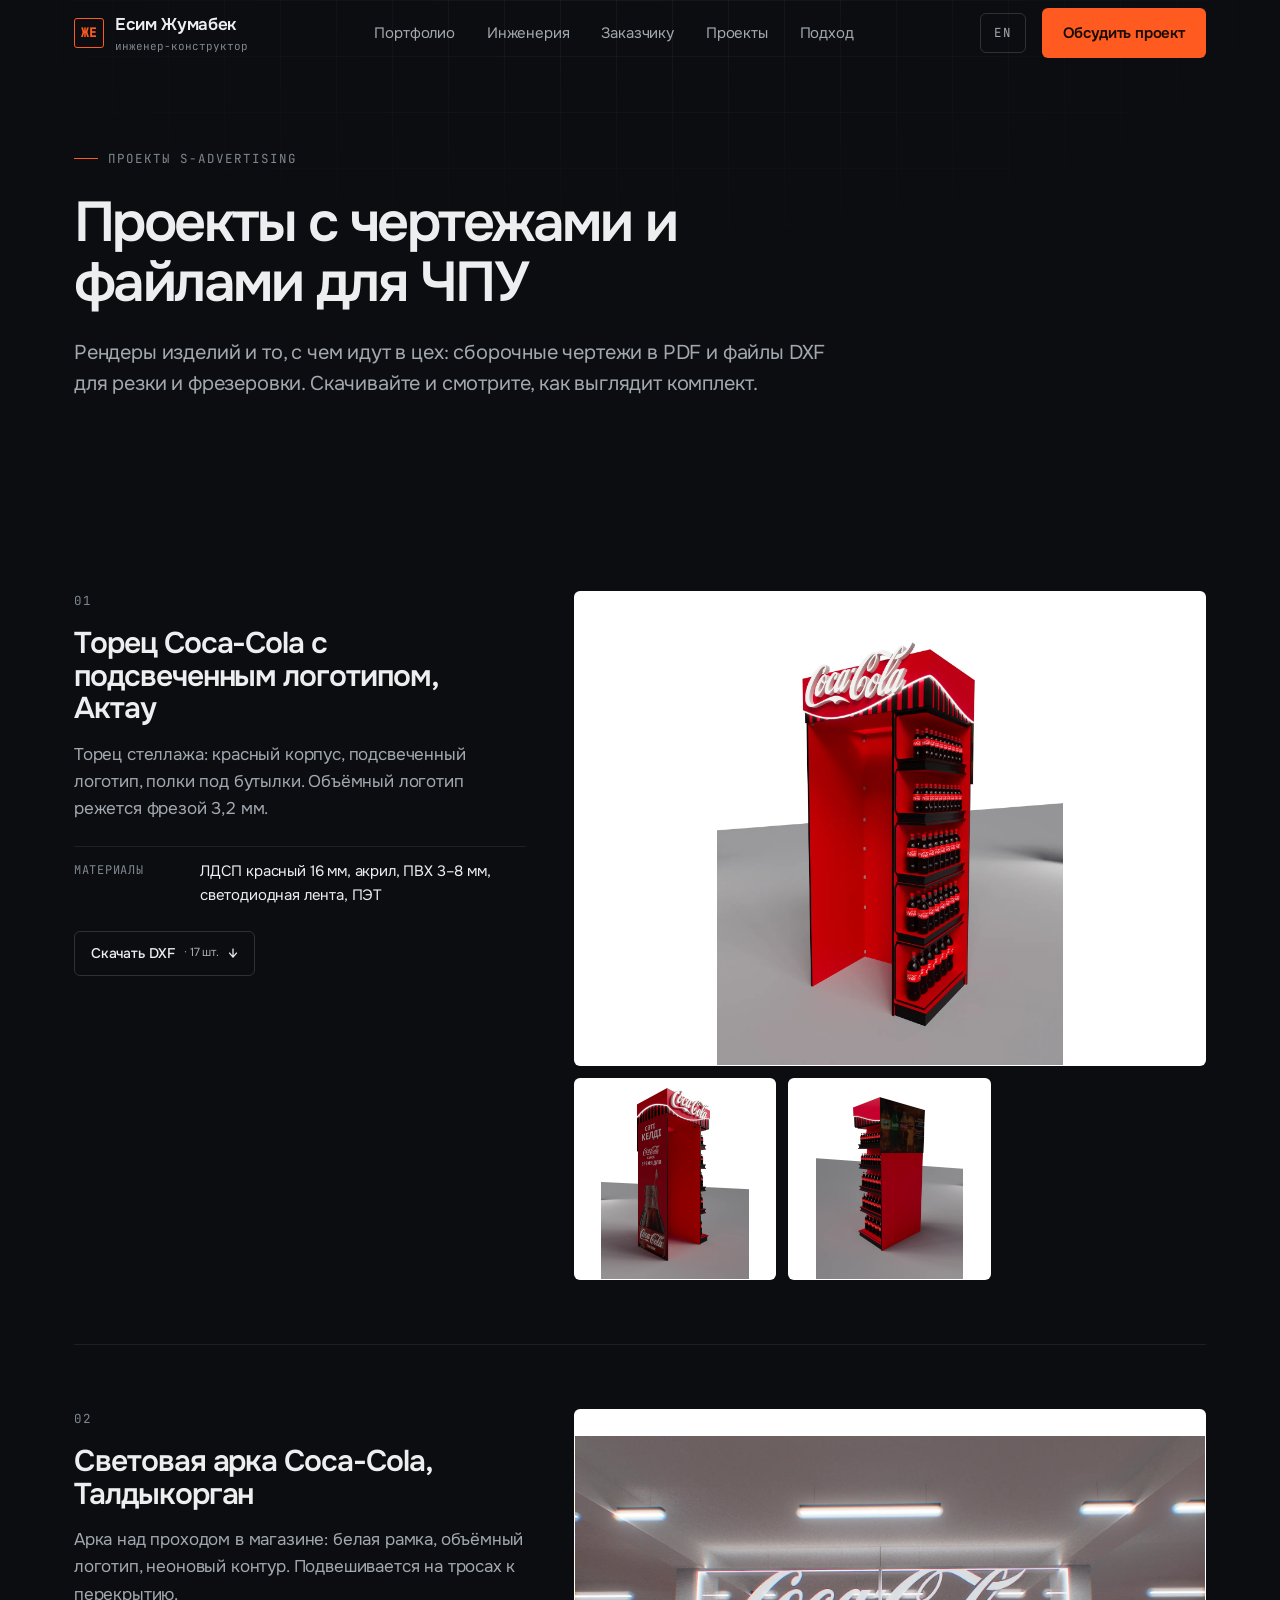
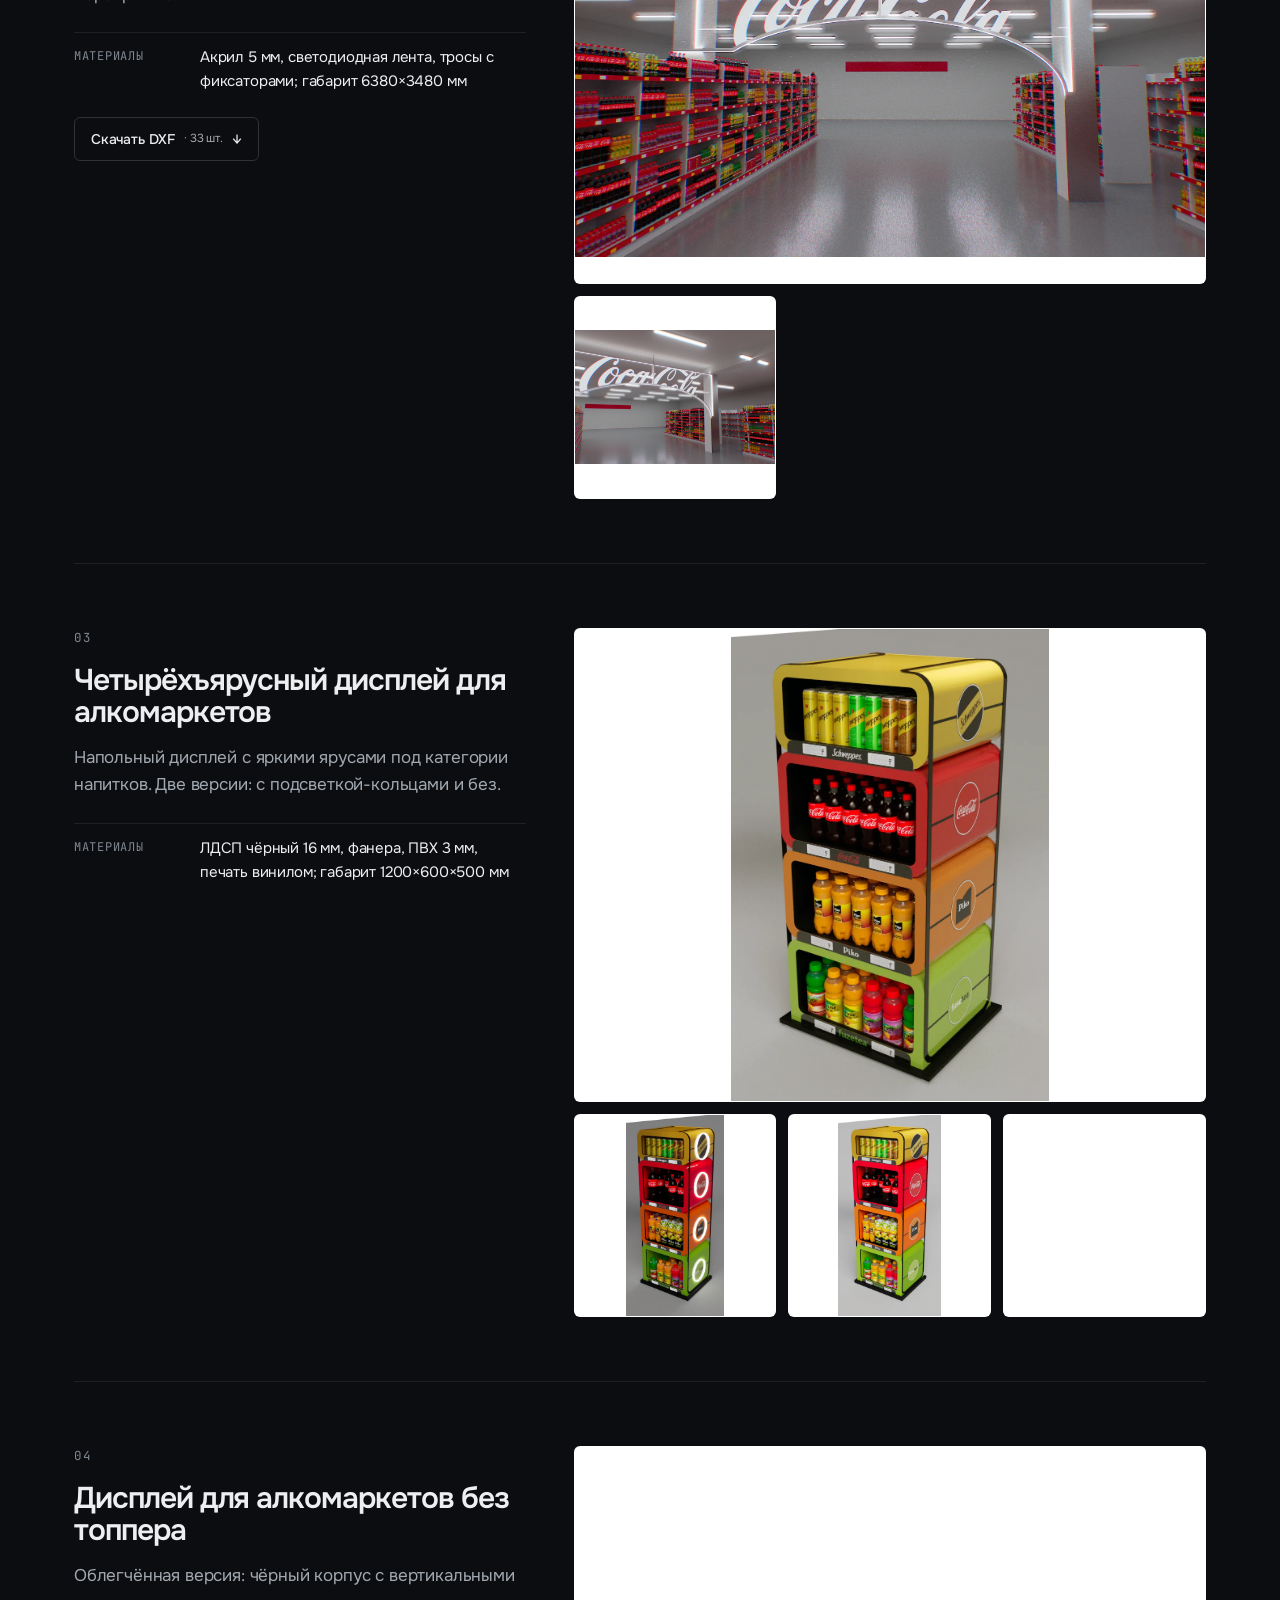
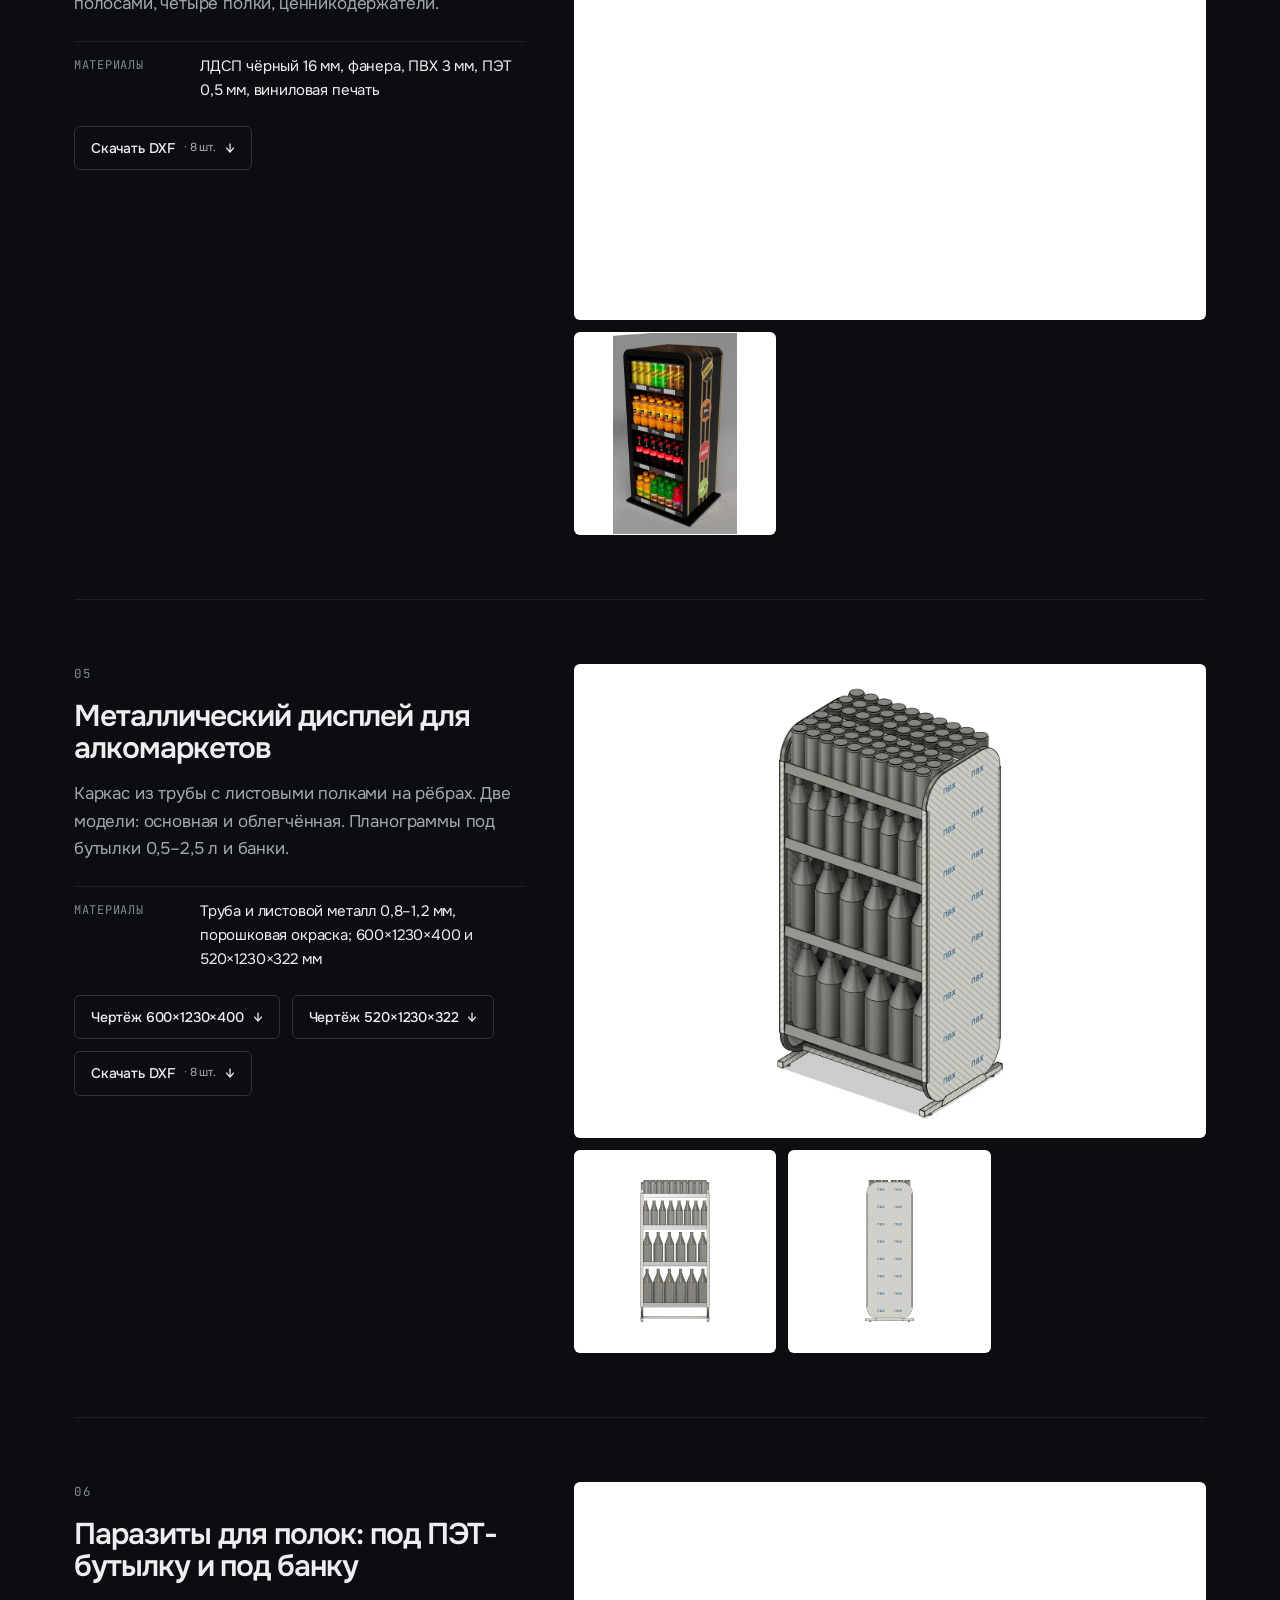
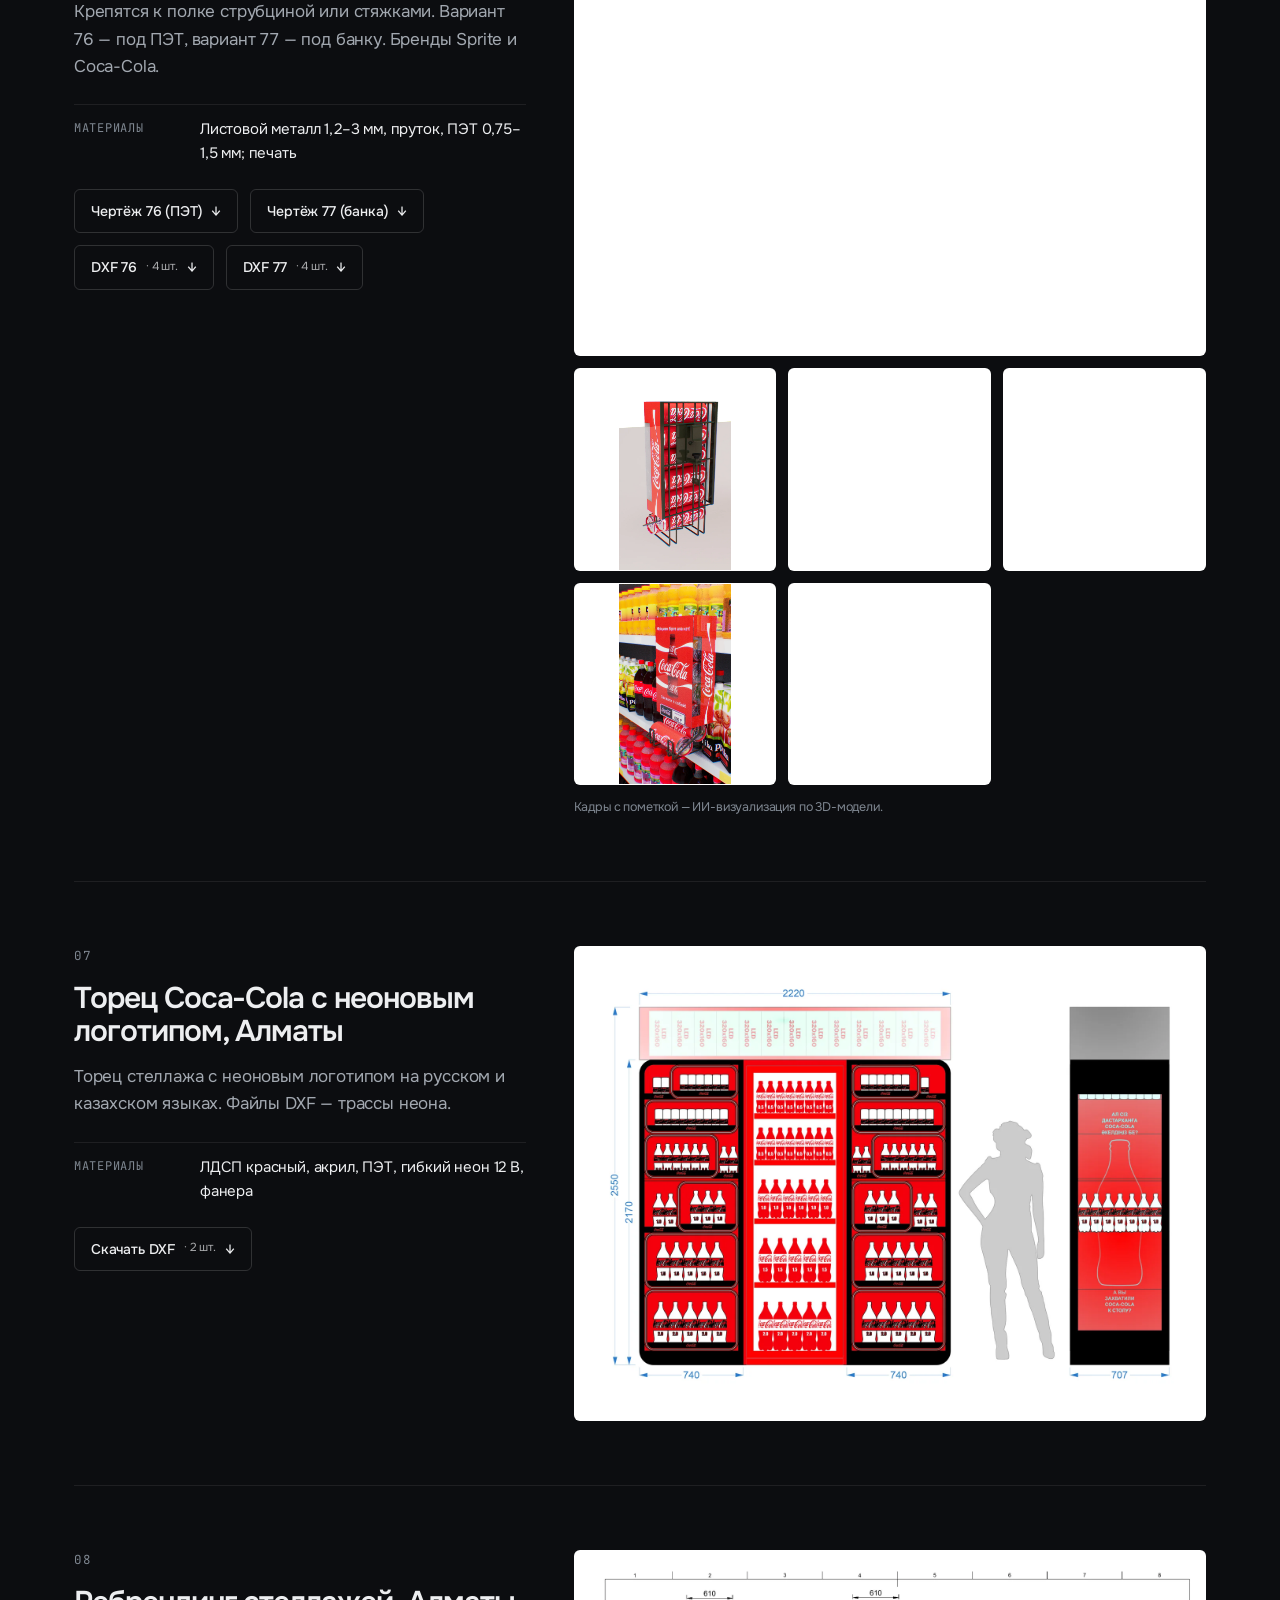
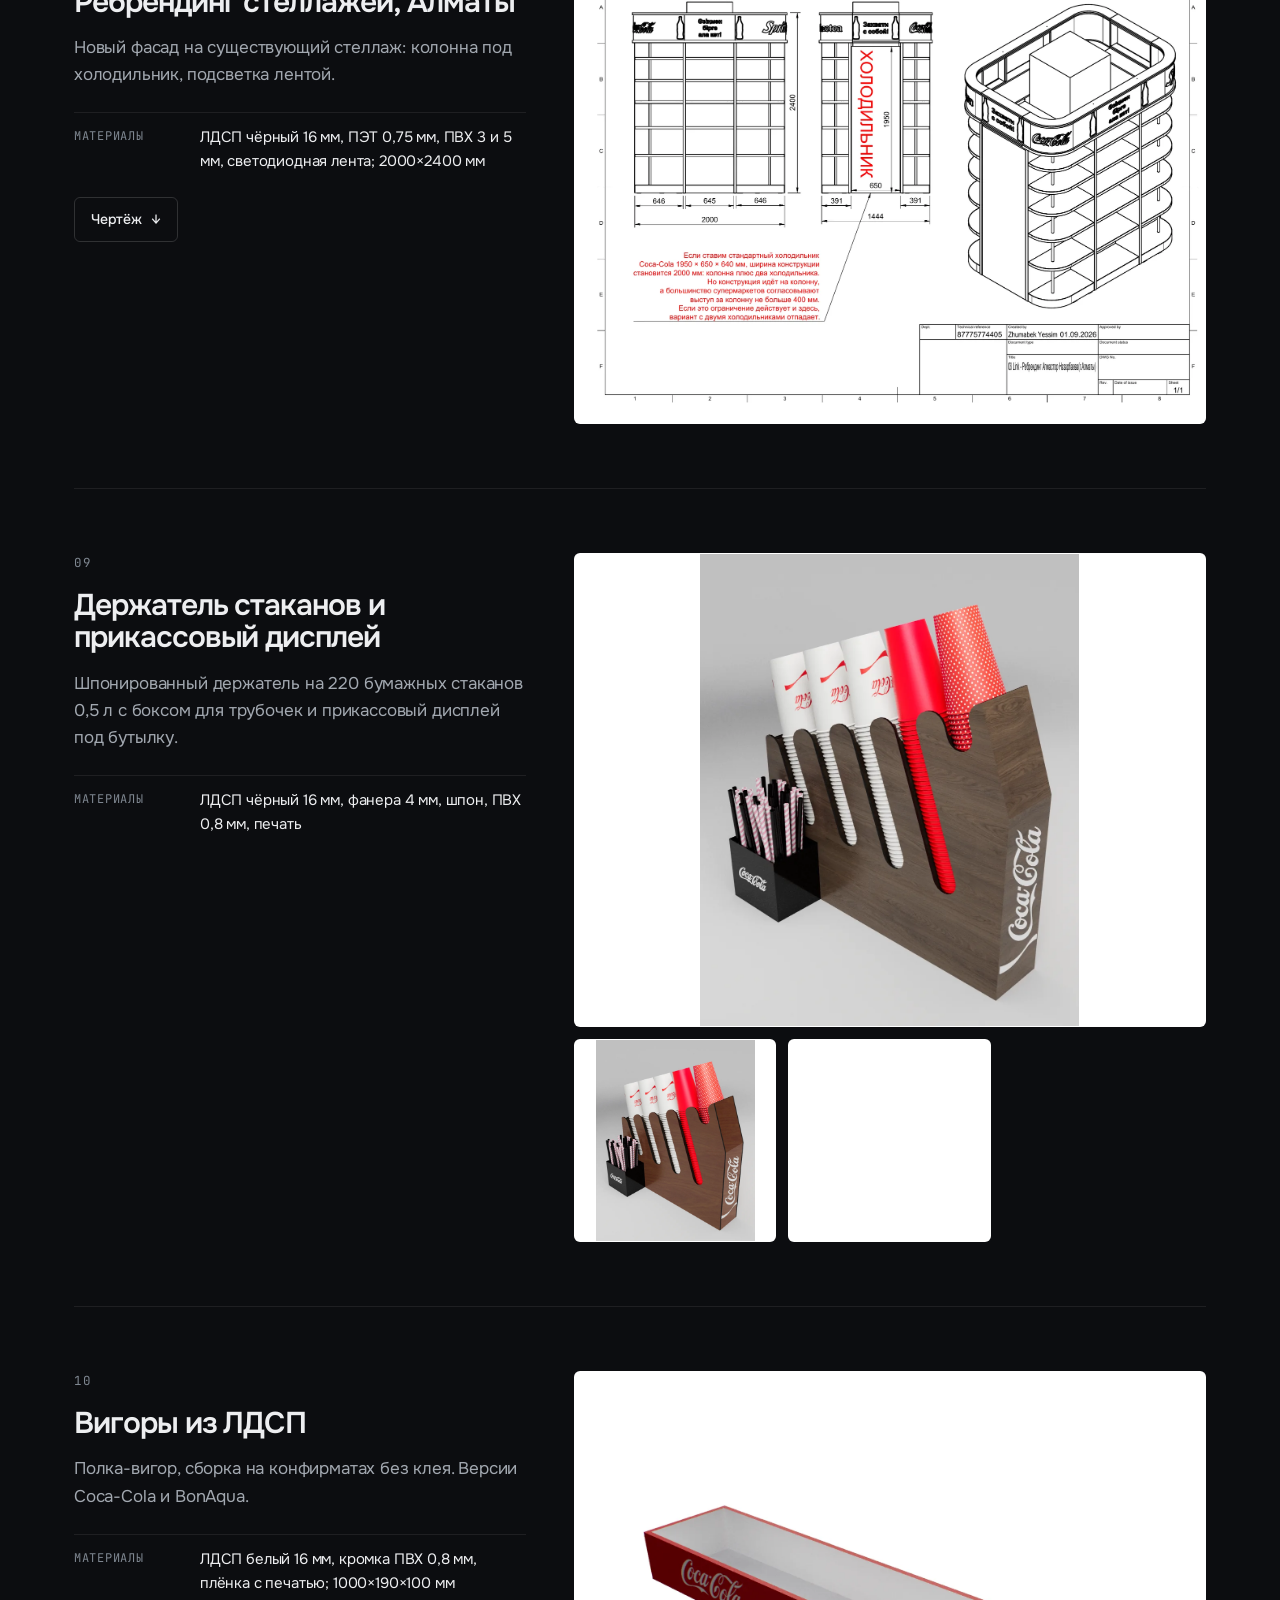
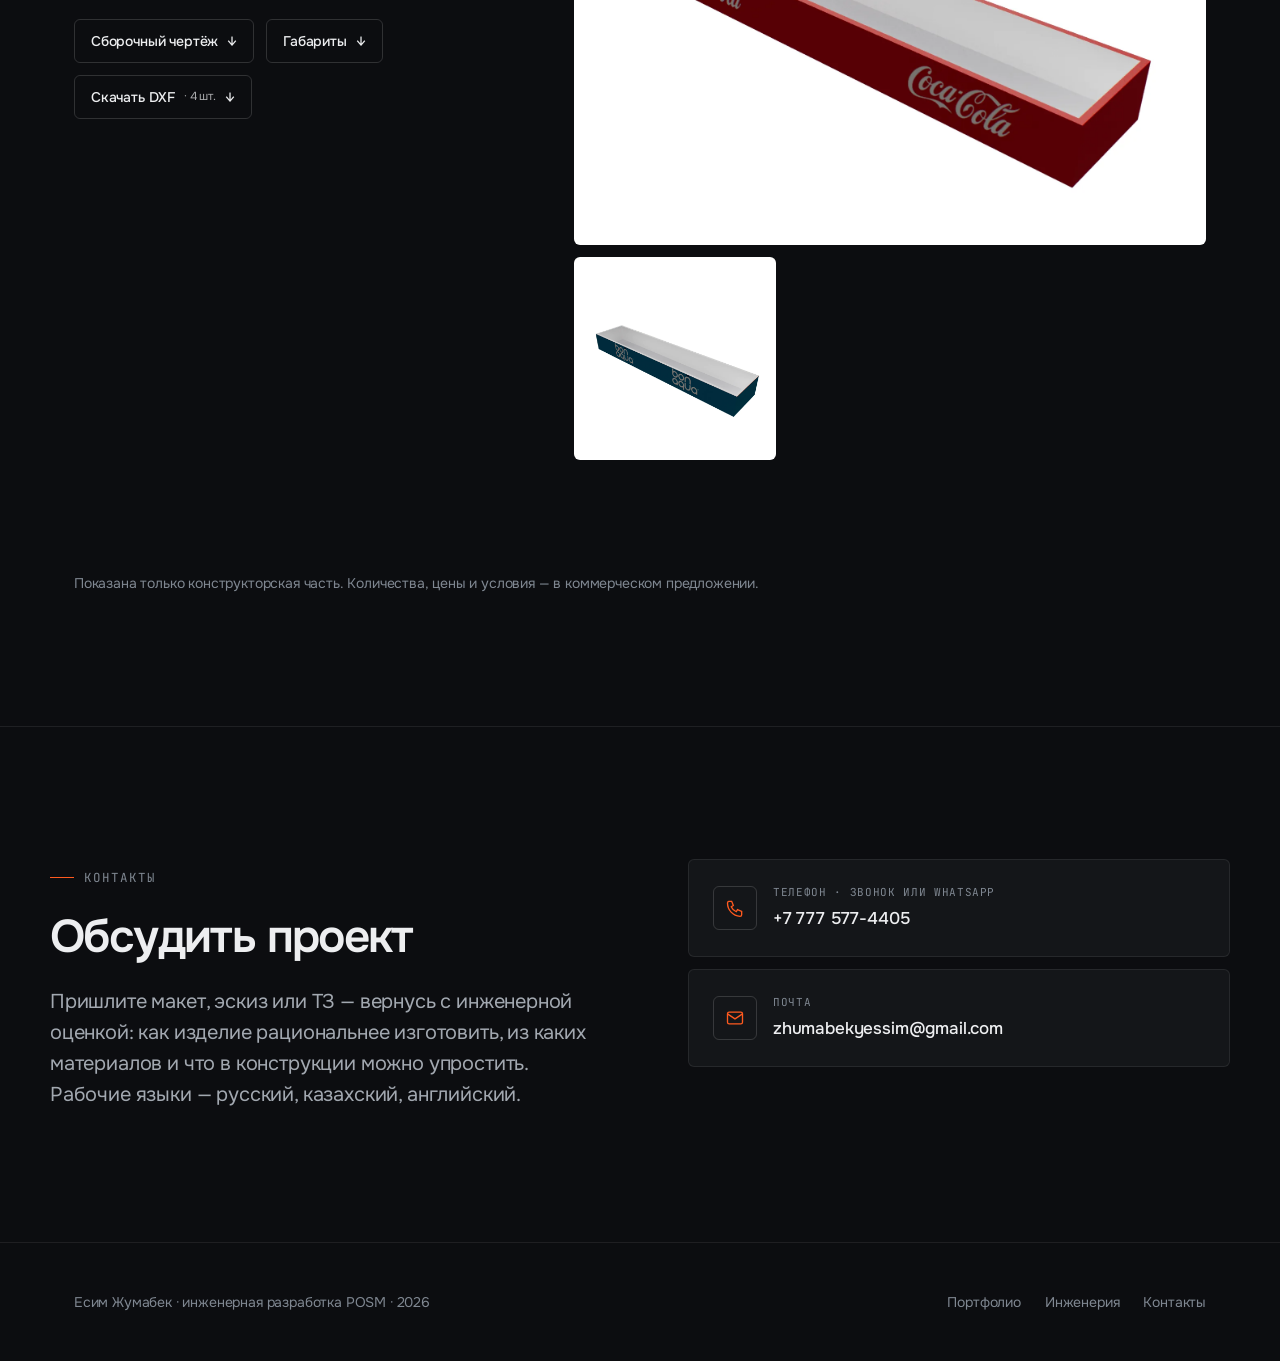
<file: projects.html>
<!doctype html>
<html lang="ru">
<head>
<meta charset="utf-8">
<meta name="viewport" content="width=device-width, initial-scale=1, viewport-fit=cover">
<title>Проекты — Есим Жумабек</title>
<meta name="description" content="Проекты S-Advertising: торцы, дисплеи, арка, стеллажи и паразиты для полок. Рендеры, чертежи в PDF и файлы DXF для ЧПУ — можно скачать.">
<meta name="theme-color" content="#0c0d10">
<link rel="canonical" href="https://yessim.pro/projects.html">
<link rel="icon" href="assets/favicon.svg" type="image/svg+xml">
<link rel="icon" href="assets/favicon-32.png" sizes="32x32" type="image/png">
<link rel="apple-touch-icon" href="assets/apple-touch-icon.png">
<link rel="preload" href="assets/fonts/onest-var-cyr.woff2" as="font" type="font/woff2" crossorigin>
<link rel="preload" href="assets/fonts/onest-var-latin.woff2" as="font" type="font/woff2" crossorigin>
<link rel="stylesheet" href="style.css">
<style>
.pj{padding:var(--s8) 0;border-top:1px solid var(--line)}
.pj:first-of-type{border-top:0}
.pj-top{display:grid;grid-template-columns:minmax(0,5fr) minmax(0,7fr);gap:var(--s7);align-items:start}
.pj-n{font-family:var(--mono);font-size:12.5px;color:var(--fg-3);letter-spacing:.05em;margin-bottom:var(--s4)}
.pj h2{font-size:clamp(22px,2.6vw,30px);margin-bottom:var(--s4)}
.pj-d{color:var(--fg-2);line-height:1.6;max-width:60ch}
.pj-sp{margin-top:var(--s5);display:grid;gap:var(--s3)}
.pj-sp div{display:grid;grid-template-columns:110px 1fr;gap:var(--s4);font-size:15px;border-top:1px solid var(--line);padding-top:var(--s3)}
.pj-sp dt{font-family:var(--mono);font-size:12px;letter-spacing:.06em;text-transform:uppercase;color:var(--fg-3);padding-top:2px}
.pj-sp dd{color:var(--fg)}
.pj-dl{display:flex;flex-wrap:wrap;gap:var(--s3);margin-top:var(--s5)}
.pj-dl .btn{min-height:44px;font-size:14px;padding:10px 16px}
.pj-dl small{opacity:.7;font-weight:400}
.pj-g{display:grid;grid-template-columns:repeat(auto-fill,minmax(150px,1fr));gap:var(--s3)}
.pj-g button{padding:0;border:1px solid var(--line);border-radius:var(--r2);background:#fff;overflow:hidden;cursor:zoom-in;aspect-ratio:1/1;display:block}
.pj-g button:first-child{grid-column:1/-1;aspect-ratio:4/3}
.pj-g button:hover{border-color:var(--accent)}
.pj-g img{width:100%;height:100%;object-fit:contain;display:block}
.pj-ai{font-size:12.5px;color:var(--fg-3);margin-top:var(--s3)}
.pj-note{font-size:14px;color:var(--fg-3);margin-top:var(--s7)}
.pj-lb{position:fixed;inset:0;z-index:100;background:rgba(5,6,8,.94);display:flex;align-items:center;justify-content:center;padding:var(--s6)}
.pj-lb[hidden]{display:none}
.pj-lb img{max-width:100%;max-height:100%;object-fit:contain;background:#fff;border-radius:var(--r2)}
.pj-lb button{position:absolute;width:48px;height:48px;border:1px solid var(--line-2);border-radius:50%;background:var(--bg-1);color:var(--fg);font-size:22px;cursor:pointer}
.pj-lb .x{top:16px;right:16px}.pj-lb .pv{left:16px;top:50%}.pj-lb .nx{right:16px;top:50%}
@media(max-width:860px){.pj-top{grid-template-columns:1fr;gap:var(--s5)}.pj-sp div{grid-template-columns:90px 1fr}}
</style>
</head>
<body>

<div class="bg-grid"></div>

<nav class="nav" id="nav">
  <div class="wrap nav-in">
    <a href="./" class="brand">
      <span class="brand-mark" data-cfg="initials">—</span>
      <span><span data-cfg="name">Имя</span><small data-i="brandRole">инженер-конструктор</small></span>
    </a>
    <div class="nav-links" id="navlinks">
      <a href="./" data-i="navWorks">Портфолио</a>
      <a href="engineering.html" data-i="navOpt">Инженерия</a>
      <a href="client.html" data-i="navDeliv">Заказчику</a>
      <a href="projects.html" data-i="navProj">Проекты</a>
      <a href="approach.html" data-i="navAppr">Подход</a>
    </div>
    <div class="nav-cta">
      <button class="lang-btn" id="langBtn" aria-label="Switch language">EN</button>
      <a href="#contact" class="btn btn-1" data-i="navCta">Обсудить проект</a>
      <button class="burger" id="burger" aria-label="Меню" aria-expanded="false"><span></span></button>
    </div>
  </div>
</nav>

<main id="top">

<section class="page-hero">
  <div class="wrap">
    <div class="sec-head rv">
      <div class="eyebrow" data-i="pjEyebrow">Проекты S-Advertising</div>
      <h1 data-i="pjH1">Проекты с чертежами и файлами для ЧПУ</h1>
      <p class="lead" style="margin-top:24px" data-i="pjLead">
        Рендеры изделий и то, с чем идут в цех: сборочные чертежи в PDF и файлы DXF для резки и фрезеровки. Скачивайте и смотрите, как выглядит комплект.
      </p>
    </div>
  </div>
</section>

<section class="sec" style="padding-top:0">
  <div class="wrap" id="pj"></div>
  <div class="wrap"><p class="pj-note" data-i="pjNote">Показана только конструкторская часть. Количества, цены и условия — в коммерческом предложении.</p></div>
</section>

<section class="contact" id="contact">
  <div class="sec wrap">
    <div class="contact-grid">
      <div class="rv">
        <div class="eyebrow" data-i="ctcEyebrow">Контакты</div>
        <h2 data-i="ctcH2">Обсудить проект</h2>
        <p class="lead" data-i="ctcLead">
          Пришлите макет, эскиз или ТЗ — вернусь с инженерной оценкой: как изделие рациональнее
          изготовить, из каких материалов и что в конструкции можно упростить. Рабочие языки —
          русский, казахский, английский.
        </p>
      </div>
      <div class="rv">
        <div class="cways">
          <a class="cway" data-cfg-href="phone">
            <span class="cway-ic"><svg viewBox="0 0 24 24" fill="none" stroke="currentColor" stroke-width="1.6"><path d="M4 4h4l2 5-2.5 1.5a11 11 0 006 6L15 14l5 2v4a2 2 0 01-2 2A16 16 0 013 6a2 2 0 012-2z"/></svg></span>
            <span class="cway-t"><small data-i="ctcPhone">Телефон · звонок или WhatsApp</small><b data-cfg="phone-label">+7 000 000-00-00</b></span>
          </a>
          <a class="cway" data-cfg-href="email">
            <span class="cway-ic"><svg viewBox="0 0 24 24" fill="none" stroke="currentColor" stroke-width="1.6"><rect x="3" y="5" width="18" height="14" rx="2"/><path d="M3 7l9 6 9-6"/></svg></span>
            <span class="cway-t"><small data-i="ctcMail">Почта</small><b data-cfg="email-label">mail@example.com</b></span>
          </a>
        </div>
      </div>
    </div>
  </div>
</section>

</main>

<footer>
  <div class="wrap foot">
    <p><span data-cfg="name">Имя</span> · <span data-i="footRole">инженерная разработка POSM</span> · 2026</p>
    <div class="foot-links">
      <a href="./" data-i="footWorks">Портфолио</a>
      <a href="engineering.html" data-i="footOpt">Инженерия</a>
      <a href="#contact" data-i="footCtc">Контакты</a>
    </div>
  </div>
</footer>

<div class="pj-lb" id="lb" role="dialog" aria-modal="true" hidden>
  <img id="lb-img" alt="">
  <button class="x" type="button" aria-label="Закрыть">×</button>
  <button class="pv" type="button" aria-label="Назад">‹</button>
  <button class="nx" type="button" aria-label="Вперёд">›</button>
</div>

<script src="shared.js"></script>
<script>
const B = 'assets/cases/';
/* f: [файл, подпись RU, подпись EN, размер]; z — zip с DXF, p — PDF. ai — номера кадров, это ИИ-визуализации. */
const PJ = [
 {id:'torec-aktau', n:4, ru:{t:'Торец Coca-Cola с подсвеченным логотипом, Актау', d:'Торец стеллажа: красный корпус, подсвеченный логотип, полки под бутылки. Объёмный логотип режется фрезой 3,2 мм.', m:'ЛДСП красный 16 мм, акрил, ПВХ 3–8 мм, светодиодная лента, ПЭТ'}, en:{t:'Coca-Cola end-cap with backlit logo, Aktau', d:'Shelf end-cap: red body, backlit logo, bottle shelves. The 3D logo is cut with a 3.2 mm router bit.', m:'Red chipboard 16 mm, acrylic, PVC 3–8 mm, LED strip, PET'},
  f:[['torec-aktau-dxf.zip','z',17]]},
 {id:'arka', n:3, ru:{t:'Световая арка Coca-Cola, Талдыкорган', d:'Арка над проходом в магазине: белая рамка, объёмный логотип, неоновый контур. Подвешивается на тросах к перекрытию.', m:'Акрил 5 мм, светодиодная лента, тросы с фиксаторами; габарит 6380×3480 мм'}, en:{t:'Illuminated Coca-Cola arch, Taldykorgan', d:'An arch over a store aisle: white frame, 3D logo, neon outline. Hung on cables from the ceiling.', m:'Acrylic 5 mm, LED strip, cables with clamps; overall 6380×3480 mm'},
  f:[['arka-dxf.zip','z',33]]},
 {id:'alko-4yarusa', n:2, ru:{t:'Четырёхъярусный дисплей для алкомаркетов', d:'Напольный дисплей с яркими ярусами под категории напитков. Две версии: с подсветкой-кольцами и без.', m:'ЛДСП чёрный 16 мм, фанера, ПВХ 3 мм, печать винилом; габарит 1200×600×500 мм'}, en:{t:'Four-tier display for liquor stores', d:'Floor display with colour-coded tiers per drink category. Two versions: with light rings and without.', m:'Black chipboard 16 mm, plywood, PVC 3 mm, vinyl print; overall 1200×600×500 mm'}, f:[]},
 {id:'alko-bez-topera', n:2, ru:{t:'Дисплей для алкомаркетов без топпера', d:'Облегчённая версия: чёрный корпус с вертикальными полосами, четыре полки, ценникодержатели.', m:'ЛДСП чёрный 16 мм, фанера, ПВХ 3 мм, ПЭТ 0,5 мм, виниловая печать'}, en:{t:'Liquor-store display without topper', d:'Lighter version: black body with vertical stripes, four shelves, price-tag holders.', m:'Black chipboard 16 mm, plywood, PVC 3 mm, PET 0.5 mm, vinyl print'},
  f:[['alko-bez-topera-dxf.zip','z',8]]},
 {id:'metall-stellazh', n:1, ru:{t:'Металлический дисплей для алкомаркетов', d:'Каркас из трубы с листовыми полками на рёбрах. Две модели: основная и облегчённая. Планограммы под бутылки 0,5–2,5 л и банки.', m:'Труба и листовой металл 0,8–1,2 мм, порошковая окраска; 600×1230×400 и 520×1230×322 мм'}, en:{t:'Metal display for liquor stores', d:'Tube frame with sheet-metal shelves on ribs. Two models: standard and lightweight. Planograms for 0.5–2.5 L bottles and cans.', m:'Tube and sheet metal 0.8–1.2 mm, powder coating; 600×1230×400 and 520×1230×322 mm'},
  f:[['metall-600x1230x400.pdf','p','Чертёж 600×1230×400','Drawing 600×1230×400'],['metall-520x1230x322.pdf','p','Чертёж 520×1230×322','Drawing 520×1230×322'],['metall-dxf.zip','z',8]]},
 {id:'parazit-cu', n:1, ru:{t:'Паразиты для полок: под ПЭТ-бутылку и под банку', d:'Крепятся к полке струбциной или стяжками. Вариант 76 — под ПЭТ, вариант 77 — под банку. Бренды Sprite и Coca-Cola.', m:'Листовой металл 1,2–3 мм, пруток, ПЭТ 0,75–1,5 мм; печать'}, en:{t:'Shelf parasites: for PET bottle and can', d:'Mount to the shelf with a clamp or ties. Model 76 for PET, model 77 for cans. Sprite and Coca-Cola.', m:'Sheet metal 1.2–3 mm, wire, PET 0.75–1.5 mm; print'},
  f:[['parazit-76-pet.pdf','p','Чертёж 76 (ПЭТ)','Drawing 76 (PET)'],['parazit-77-banka.pdf','p','Чертёж 77 (банка)','Drawing 77 (can)'],['parazit-76-dxf.zip','z',4,'DXF 76'],['parazit-77-dxf.zip','z',4,'DXF 77']], ai:[5,6]},
 {id:'torec-neon', n:1, ru:{t:'Торец Coca-Cola с неоновым логотипом, Алматы', d:'Торец стеллажа с неоновым логотипом на русском и казахском языках. Файлы DXF — трассы неона.', m:'ЛДСП красный, акрил, ПЭТ, гибкий неон 12 В, фанера'}, en:{t:'Coca-Cola end-cap with neon logo, Almaty', d:'Shelf end-cap with a neon logo in Russian and Kazakh. DXF files are neon routes.', m:'Red chipboard, acrylic, PET, flex neon 12 V, plywood'},
  f:[['torec-neon-dxf.zip','z',2]]},
 {id:'rebrending', n:1, ru:{t:'Ребрендинг стеллажей, Алматы', d:'Новый фасад на существующий стеллаж: колонна под холодильник, подсветка лентой.', m:'ЛДСП чёрный 16 мм, ПЭТ 0,75 мм, ПВХ 3 и 5 мм, светодиодная лента; 2000×2400 мм'}, en:{t:'Shelving rebrand, Almaty', d:'A new facade for an existing shelf run: fridge column, LED strip lighting.', m:'Black chipboard 16 mm, PET 0.75 mm, PVC 3 and 5 mm, LED strip; 2000×2400 mm'},
  f:[['rebrending-chertezh.pdf','p','Чертёж','Drawing']]},
 {id:'stakany-prikassa', n:3, ru:{t:'Держатель стаканов и прикассовый дисплей', d:'Шпонированный держатель на 220 бумажных стаканов 0,5 л с боксом для трубочек и прикассовый дисплей под бутылку.', m:'ЛДСП чёрный 16 мм, фанера 4 мм, шпон, ПВХ 0,8 мм, печать'}, en:{t:'Cup holder and checkout display', d:'Veneered holder for 220 paper cups (0.5 L) with a straw box, and a checkout display for a bottle.', m:'Black chipboard 16 mm, plywood 4 mm, veneer, PVC edge 0.8 mm, print'}, f:[]},
 {id:'vigor', n:2, ru:{t:'Вигоры из ЛДСП', d:'Полка-вигор, сборка на конфирматах без клея. Версии Coca-Cola и BonAqua.', m:'ЛДСП белый 16 мм, кромка ПВХ 0,8 мм, плёнка с печатью; 1000×190×100 мм'}, en:{t:'Chipboard shelf tray', d:'Shelf tray assembled with confirmat screws, no glue. Coca-Cola and BonAqua versions.', m:'White chipboard 16 mm, PVC edge 0.8 mm, printed film; 1000×190×100 mm'},
  f:[['vigor-sborka.pdf','p','Сборочный чертёж','Assembly drawing'],['vigor-gabarity.pdf','p','Габариты','Dimensions'],['vigor-dxf.zip','z',4]]}
];
const KB = {};  /* размеры файлов подставляет страница из ссылок не нужна — подписи без КБ */
const DL = {
  ru:{m:'Материалы', pdf:'Скачать чертёж (PDF)', dxf:'Скачать DXF', ai:'Кадры с пометкой — ИИ-визуализация по 3D-модели.', alt:'Рендер'},
  en:{m:'Materials', pdf:'Download drawing (PDF)', dxf:'Download DXF', ai:'Marked frames are AI visualisations based on the 3D model.', alt:'Render'}
};
const IMGS = {'torec-aktau':3,'arka':2,'alko-4yarusa':4,'alko-bez-topera':2,'metall-stellazh':3,'parazit-cu':6,'torec-neon':1,'rebrending':1,'stakany-prikassa':3,'vigor':2};

window.PAGE_TITLES = {ru:'Проекты — Есим Жумабек', en:'Projects — Zhumabek Yessim'};
window.PAGE_I18N_EN = {
  ...SHARED_I18N_EN,
  pjEyebrow:'S-Advertising projects', pjH1:'Projects with drawings and CNC files',
  pjLead:'Renders of the products and what goes to the workshop: assembly drawings in PDF and DXF files for cutting and routing. Download them to see what a package looks like.',
  pjNote:'Only the engineering part is shown. Quantities, prices and terms are in the commercial proposal.'
};

let CUR = [], CI = 0;
const lb = document.getElementById('lb'), lbi = document.getElementById('lb-img');
function show(i){CI=(i+CUR.length)%CUR.length; lbi.src=CUR[CI][0]; lbi.alt=CUR[CI][1]}
function openLb(list,i){CUR=list; show(i); lb.hidden=false; lb.querySelector('.x').focus()}
lb.addEventListener('click',e=>{
  if(e.target.classList.contains('pv')) show(CI-1);
  else if(e.target.classList.contains('nx')) show(CI+1);
  else if(e.target===lb||e.target.classList.contains('x')) lb.hidden=true;
});
addEventListener('keydown',e=>{
  if(lb.hidden) return;
  if(e.key==='Escape') lb.hidden=true;
  if(e.key==='ArrowLeft') show(CI-1);
  if(e.key==='ArrowRight') show(CI+1);
});

window.renderContent = function(){
  const L = LANG, T = DL[L];
  document.getElementById('pj').innerHTML = PJ.map((p,k)=>{
    const c = p[L], cnt = IMGS[p.id];
    const imgs = Array.from({length:cnt},(_,i)=>{
      const ai = (p.ai||[]).includes(i+1);
      return {src:`${B}${p.id}/${String(i+1).padStart(2,'0')}.webp`, alt:`${c.t} — ${ai?(L==='en'?'AI visualisation':'ИИ-визуализация'):T.alt} ${i+1}`, ai};
    });
    const btns = p.f.map(f=>{
      const href = `${B}${p.id}/${f[0]}`;
      if(f[1]==='p') return `<a class="btn btn-2" href="${href}" download>${esc(f[L==='en'?3:2])} <span class="arw" aria-hidden="true">↓</span></a>`;
      const lab = f[3] ? f[3] : T.dxf;
      return `<a class="btn btn-2" href="${href}" download>${esc(lab)} <small>· ${f[2]} ${L==='en'?'pcs':'шт.'}</small> <span class="arw" aria-hidden="true">↓</span></a>`;
    }).join('');
    const aiNote = imgs.some(x=>x.ai) ? `<p class="pj-ai">${T.ai}</p>` : '';
    return `<article class="pj rv in" id="${p.id}">
      <div class="pj-top">
        <div>
          <div class="pj-n">${String(k+1).padStart(2,'0')}</div>
          <h2>${esc(c.t)}</h2>
          <p class="pj-d">${esc(c.d)}</p>
          <dl class="pj-sp"><div><dt>${T.m}</dt><dd>${esc(c.m)}</dd></div></dl>
          ${btns?`<div class="pj-dl">${btns}</div>`:''}
        </div>
        <div>
          <div class="pj-g" data-p="${k}">${imgs.map((x,i)=>`<button type="button" data-n="${i}" aria-label="${esc(x.alt)}"><img src="${x.src}" alt="${esc(x.alt)}" loading="${k<2?'eager':'lazy'}" decoding="async"></button>`).join('')}</div>
          ${aiNote}
        </div>
      </div></article>`;
  }).join('');
  document.querySelectorAll('.pj-g').forEach(g=>g.addEventListener('click',e=>{
    const b=e.target.closest('button'); if(!b) return;
    const list=[...g.querySelectorAll('img')].map(im=>[im.src,im.alt]);
    openLb(list,+b.dataset.n);
  }));
};

setLang(LANG);
</script>
</body>
</html>
</file>
<file: style.css>
/* Шрифты — self-host (assets/fonts, вариативные woff2): ноль сторонних
   доменов до первого рендера. Сабсеты latin/cyr/cyr-ext, как у Google Fonts. */
@font-face{font-family:'Onest';font-style:normal;font-weight:400 700;font-display:swap;src:url(assets/fonts/onest-var-latin.woff2) format('woff2');unicode-range:U+0000-00FF,U+0131,U+0152-0153,U+02BB-02BC,U+02C6,U+02DA,U+02DC,U+0304,U+0308,U+0329,U+2000-206F,U+20AC,U+2122,U+2191,U+2193,U+2212,U+2215,U+FEFF,U+FFFD}
@font-face{font-family:'Onest';font-style:normal;font-weight:400 700;font-display:swap;src:url(assets/fonts/onest-var-cyr.woff2) format('woff2');unicode-range:U+0301,U+0400-045F,U+0490-0491,U+04B0-04B1,U+2116}
@font-face{font-family:'Onest';font-style:normal;font-weight:400 700;font-display:swap;src:url(assets/fonts/onest-var-cyr-ext.woff2) format('woff2');unicode-range:U+0460-052F,U+1C80-1C8A,U+20B4,U+2DE0-2DFF,U+A640-A69F,U+FE2E-FE2F}
@font-face{font-family:'JetBrains Mono';font-style:normal;font-weight:400 500;font-display:swap;src:url(assets/fonts/jbmono-var-latin.woff2) format('woff2');unicode-range:U+0000-00FF,U+0131,U+0152-0153,U+02BB-02BC,U+02C6,U+02DA,U+02DC,U+0304,U+0308,U+0329,U+2000-206F,U+20AC,U+2122,U+2191,U+2193,U+2212,U+2215,U+FEFF,U+FFFD}
@font-face{font-family:'JetBrains Mono';font-style:normal;font-weight:400 500;font-display:swap;src:url(assets/fonts/jbmono-var-cyr.woff2) format('woff2');unicode-range:U+0301,U+0400-045F,U+0490-0491,U+04B0-04B1,U+2116}
@font-face{font-family:'JetBrains Mono';font-style:normal;font-weight:400 500;font-display:swap;src:url(assets/fonts/jbmono-var-cyr-ext.woff2) format('woff2');unicode-range:U+0460-052F,U+1C80-1C8A,U+20B4,U+2DE0-2DFF,U+A640-A69F,U+FE2E-FE2F}

/* ═══════════════════════════════════════════════════════════
   ТОКЕНЫ. Меняешь тут — меняется весь сайт.
   ═══════════════════════════════════════════════════════════ */
:root{
  --bg:#0c0d10;
  --bg-1:#141619;
  --bg-2:#1c1f24;
  --fg:#edeef0;
  --fg-2:#a2a8b0;
  --fg-3:#7f8791;
  --line:rgba(255,255,255,.08);
  --line-2:rgba(255,255,255,.15);
  --accent:#ff5a1f;
  --accent-2:#ff8352;
  --accent-soft:rgba(255,90,31,.13);

  --font:'Onest',system-ui,-apple-system,'Segoe UI',Roboto,sans-serif;
  --mono:'JetBrains Mono',ui-monospace,'SF Mono',Consolas,monospace;

  --s1:4px;--s2:8px;--s3:12px;--s4:16px;--s5:24px;
  --s6:32px;--s7:48px;--s8:64px;--s9:96px;--s10:132px;

  --r1:3px;--r2:6px;--r3:12px;
  --maxw:1180px;--pad:24px;

  --ease:cubic-bezier(.22,1,.36,1);
  --t-fast:.18s;--t:.4s;--t-slow:.7s;
}
*,*::before,*::after{box-sizing:border-box;margin:0;padding:0}
html{scroll-behavior:smooth;-webkit-text-size-adjust:100%}
body{
  background:var(--bg);color:var(--fg);
  font-family:var(--font);font-size:17px;line-height:1.6;letter-spacing:-.01em;
  -webkit-font-smoothing:antialiased;overflow-x:hidden;
}
img{max-width:100%;display:block}
a{color:inherit;text-decoration:none}
button{font:inherit;color:inherit;cursor:pointer}

/* фон-«миллиметровка» только у шапки страницы */
.bg-grid{
  position:fixed;inset:0 0 auto;height:80vh;z-index:0;pointer-events:none;
  background-image:linear-gradient(var(--line) 1px,transparent 1px),linear-gradient(90deg,var(--line) 1px,transparent 1px);
  background-size:56px 56px;
  mask-image:radial-gradient(ellipse 80% 55% at 50% 0%,var(--bg),transparent 72%);opacity:.6;
}
.wrap{width:100%;max-width:var(--maxw);margin:0 auto;padding:0 var(--pad);position:relative;z-index:1}

/* ── навигация ── */
.nav{position:fixed;top:0;left:0;right:0;z-index:50;border-bottom:1px solid transparent;transition:background var(--t),border-color var(--t),backdrop-filter var(--t)}
.nav.stuck{background:rgba(12,13,16,.72);backdrop-filter:blur(16px) saturate(140%);-webkit-backdrop-filter:blur(16px) saturate(140%);border-bottom-color:var(--line)}
.nav-in{display:flex;align-items:center;justify-content:space-between;height:66px}
.brand{display:flex;align-items:center;gap:11px;font-weight:600;letter-spacing:-.02em}
.brand-mark{width:30px;height:30px;border:1.5px solid var(--accent);border-radius:var(--r1);display:grid;place-items:center;font-family:var(--mono);font-size:12.5px;color:var(--accent);flex:none}
.brand small{display:block;font-family:var(--mono);font-size:11px;color:var(--fg-3);font-weight:400;letter-spacing:0}
.nav-links{display:flex;gap:var(--s6);align-items:center}
.nav-links a{font-size:15px;color:var(--fg-2);position:relative;padding:4px 0;transition:color var(--t-fast)}
.nav-links a::after{content:'';position:absolute;left:0;bottom:0;height:1px;width:100%;background:var(--accent);transform:scaleX(0);transform-origin:right;transition:transform var(--t) var(--ease)}
.nav-links a:hover{color:var(--fg)}
.nav-links a:hover::after{transform:scaleX(1);transform-origin:left}
.nav-cta{display:flex;align-items:center;gap:var(--s4);flex:none}
.burger{display:none;width:40px;height:40px;background:none;border:1px solid var(--line-2);border-radius:var(--r2);place-items:center;flex:none}
.burger span{display:block;width:16px;height:1.5px;background:var(--fg);position:relative}
.burger span::before,.burger span::after{content:'';position:absolute;left:0;width:16px;height:1.5px;background:var(--fg)}
.burger span::before{top:-5px}.burger span::after{top:5px}

/* ── кнопки ── */
.btn{display:inline-flex;align-items:center;gap:9px;padding:12px 20px;border-radius:var(--r2);border:1px solid transparent;font-size:15px;font-weight:500;white-space:nowrap;transition:transform var(--t-fast),background var(--t-fast),border-color var(--t-fast),color var(--t-fast)}
.btn:active{transform:translateY(1px)}
.btn-1{background:var(--accent);color:#170b04;font-weight:600}
.btn-1:hover{background:var(--accent-2)}
.btn-2{border-color:var(--line-2);color:var(--fg)}
.btn-2:hover{border-color:var(--fg-3);background:var(--bg-2)}
.btn-lg{padding:15px 26px;font-size:16px}
.btn .arw{transition:transform var(--t)}
.btn:hover .arw{transform:translateX(3px)}

/* ── типографика ── */
.sec{padding:var(--s10) 0;position:relative}
.sec-head{margin-bottom:var(--s8);max-width:780px}
.eyebrow{display:inline-flex;align-items:center;gap:10px;font-family:var(--mono);font-size:12.5px;letter-spacing:.08em;color:var(--fg-3);text-transform:uppercase;margin-bottom:var(--s5)}
.eyebrow::before{content:'';width:24px;height:1px;background:var(--accent)}
h1,h2,h3{font-weight:600;letter-spacing:-.035em;line-height:1.08}
h1{font-size:clamp(36px,5vw,56px);letter-spacing:-.045em}
h2{font-size:clamp(28px,4vw,46px)}
h3{font-size:19px;letter-spacing:-.02em;line-height:1.3}
.lead{font-size:clamp(17px,2vw,20px);color:var(--fg-2);line-height:1.55;max-width:64ch}

/* ── манифест: главная мысль сайта одной полосой ── */
.manifest{border-top:1px solid var(--line);border-bottom:1px solid var(--line);padding:var(--s8) 0}
.manifest p{font-size:clamp(21px,2.9vw,32px);font-weight:500;letter-spacing:-.03em;line-height:1.3;max-width:30ch}
.manifest .hl{color:var(--accent)}

/* ── честная оговорка в секции оптимизации ── */
.opt-note{margin-top:var(--s6);padding:var(--s5) var(--s6);border-left:2px solid var(--accent);background:var(--bg-1);border-top-right-radius:var(--r2);border-bottom-right-radius:var(--r2);color:var(--fg-2);font-size:15px;line-height:1.6;max-width:72ch}

/* ── видео ──
   Фасад вместо iframe: до клика грузится только лёгкая заглушка,
   YouTube подключается по требованию (быстрее и без слежки за
   посетителем до того, как он сам нажал play). */
.vid{position:relative;aspect-ratio:16/9;border:1px solid var(--line);border-radius:var(--r2);overflow:hidden;background:var(--bg-1);width:100%;padding:0;display:block;cursor:pointer;transition:border-color var(--t),transform var(--t)}
.vid:hover{border-color:var(--accent);transform:translateY(-2px)}
.vid img,.vid iframe{position:absolute;inset:0;width:100%;height:100%;border:0;object-fit:cover}
.vid-play{position:absolute;left:50%;top:50%;transform:translate(-50%,-50%);width:62px;height:62px;border-radius:50%;background:rgba(12,13,16,.72);border:1.5px solid var(--accent);display:grid;place-items:center;transition:background var(--t),transform var(--t);backdrop-filter:blur(4px)}
.vid:hover .vid-play{background:var(--accent);transform:translate(-50%,-50%) scale(1.06)}
.vid-play svg{width:22px;height:22px;fill:var(--accent);margin-left:3px;transition:fill var(--t)}
.vid:hover .vid-play svg{fill:#170b04}
.vid-empty{position:absolute;inset:0;display:flex;flex-direction:column;align-items:center;justify-content:center;gap:10px;color:var(--fg-3);text-align:center;padding:var(--s4);
  background:var(--bg-1)}
.vid-empty span{font-family:var(--mono);font-size:11px;letter-spacing:.04em;line-height:1.4}
.vid-cap{margin-top:var(--s3);font-size:14px;color:var(--fg-2);line-height:1.4}
.vid-cap b{display:block;color:var(--fg);font-weight:500;font-size:15px;letter-spacing:-.01em;margin-bottom:3px}

/* видео в работах — две крупные карточки */
.works-vids{display:grid;grid-template-columns:repeat(auto-fill,minmax(300px,1fr));gap:var(--s5)}

/* «было → стало»: сетка карточек инструментов */
.ba-grid{display:grid;grid-template-columns:repeat(4,1fr);gap:var(--s4);margin-top:var(--s7)}
.ba-card{background:var(--bg-1);border:1px solid var(--line);border-radius:var(--r2);padding:var(--s4);transition:border-color var(--t)}
.ba-card:hover{border-color:var(--line-2)}
.ba-card .vid{aspect-ratio:4/3;border-radius:var(--r1)}
.ba-n{font-family:var(--mono);font-size:11px;color:var(--fg-3);letter-spacing:.05em;margin-bottom:var(--s3);display:flex;justify-content:space-between;align-items:center}
.ba-badge{font-family:var(--mono);font-size:11px;letter-spacing:.06em;text-transform:uppercase;color:var(--accent);border:1px solid rgba(255,90,31,.3);background:var(--accent-soft);padding:2px 6px;border-radius:100px}
.ba-card h4{font-size:15px;font-weight:500;letter-spacing:-.01em;margin:var(--s3) 0 4px;line-height:1.3}
.ba-card p{font-size:14px;color:var(--fg-3);line-height:1.45}

/* ── FAQ (details/summary — работает без JS) ── */
.faq{max-width:860px}
.faq details{border-bottom:1px solid var(--line)}
.faq details:first-child{border-top:1px solid var(--line)}
.faq summary{display:flex;justify-content:space-between;align-items:center;gap:var(--s5);padding:var(--s5) 0;cursor:pointer;list-style:none;transition:color var(--t-fast)}
.faq summary::-webkit-details-marker{display:none}
.faq summary:hover{color:var(--accent)}
.faq summary h3{font-size:17px;font-weight:500;letter-spacing:-.015em;line-height:1.4}
.faq-ic{flex:none;width:18px;height:18px;position:relative}
.faq-ic::before,.faq-ic::after{content:'';position:absolute;background:currentColor;left:50%;top:50%}
.faq-ic::before{width:12px;height:1.5px;transform:translate(-50%,-50%)}
.faq-ic::after{width:1.5px;height:12px;transform:translate(-50%,-50%);transition:transform var(--t) var(--ease),opacity var(--t)}
.faq details[open] .faq-ic::after{transform:translate(-50%,-50%) rotate(90deg);opacity:0}
.faq details p{padding:0 0 var(--s5);font-size:15px;color:var(--fg-2);line-height:1.6;max-width:70ch}
.faq-cta{margin-top:var(--s6);font-size:15px;color:var(--fg-2)}
.faq-cta a{color:var(--accent);font-weight:500}
.faq-cta a:hover{text-decoration:underline}

/* ── таблицы технологий и материалов ── */
.tbl-wrap{overflow-x:auto;border:1px solid var(--line);border-radius:var(--r2);background:var(--bg-1)}
.tbl{width:100%;border-collapse:collapse;font-size:14px;line-height:1.5;min-width:640px}
.tbl th{font-family:var(--mono);font-size:11px;letter-spacing:.06em;text-transform:uppercase;font-weight:400;color:var(--fg-3);text-align:left;padding:var(--s4) var(--s5);border-bottom:1px solid var(--line-2)}
.tbl td{padding:var(--s4) var(--s5);border-bottom:1px solid var(--line);color:var(--fg-2);vertical-align:top}
.tbl tr:last-child td{border-bottom:0}
.tbl td:first-child{color:var(--fg);font-weight:500;white-space:nowrap}
.tbl tbody tr{transition:background var(--t-fast)}
.tbl tbody tr:hover{background:var(--bg-2)}
.tbl-note{margin-top:var(--s5);font-size:14px;color:var(--fg-3)}
.tbl-note a{color:var(--accent)}
.tbl-note a:hover{text-decoration:underline}
.tbl-h{font-family:var(--mono);font-size:12.5px;color:var(--fg-3);text-transform:uppercase;letter-spacing:.06em;margin:var(--s7) 0 var(--s4)}
.tbl-h:first-of-type{margin-top:0}

/* ── кейсы (карточки) ── */
.cases{display:grid;grid-template-columns:repeat(3,1fr);gap:var(--s4)}
.case{background:var(--bg-1);border:1px solid var(--line);border-radius:var(--r2);padding:var(--s6);display:flex;flex-direction:column;gap:var(--s4)}
.case-head b{display:block;font-size:17px;font-weight:600;letter-spacing:-.02em}
.case-head span{font-family:var(--mono);font-size:11px;color:var(--fg-3);text-transform:uppercase;letter-spacing:.05em}
.case dl div{margin-bottom:var(--s3)}
.case dt{font-family:var(--mono);font-size:11px;color:var(--accent);text-transform:uppercase;letter-spacing:.06em;margin-bottom:3px}
.case dd{font-size:14px;color:var(--fg-2);line-height:1.5}

/* ── переключатель языка ── */
.lang-btn{font-family:var(--mono);font-size:12.5px;letter-spacing:.06em;border:1px solid var(--line-2);border-radius:var(--r2);background:none;padding:9px 13px;color:var(--fg-2);transition:border-color var(--t-fast),color var(--t-fast);flex:none}
.lang-btn:hover{border-color:var(--accent);color:var(--fg)}

/* ── HERO ── */
.hero{padding:150px 0 var(--s9)}
.hero-grid{display:grid;grid-template-columns:1.05fr .95fr;gap:var(--s8);align-items:center}
.hero h1{margin-bottom:var(--s5)}
.hero h1 .hl{color:var(--accent)}
.hero-sub{font-size:clamp(17px,2vw,20px);color:var(--fg-2);max-width:52ch;line-height:1.5;margin-bottom:var(--s4)}
.hero-sig{font-size:15px;color:var(--fg-3);line-height:1.5;max-width:52ch;margin-bottom:var(--s7)}
.hero-cta{display:flex;gap:var(--s3);flex-wrap:wrap;margin-bottom:var(--s8)}
/* featured image справа */
.hero-media{position:relative}
.hero-frame{position:relative;border:1px solid var(--line-2);border-radius:var(--r3);overflow:hidden;background:var(--bg-1);aspect-ratio:1/1;max-width:480px;margin-left:auto;box-shadow:0 30px 80px -30px rgba(12,13,16,.8)}
.hero-frame img{width:100%;height:100%;object-fit:cover}
.hero-corner{position:absolute;width:14px;height:14px;z-index:2}
.hero-corner.tl{top:10px;left:10px;border-top:1.5px solid var(--accent);border-left:1.5px solid var(--accent)}
.hero-corner.br{bottom:10px;right:10px;border-bottom:1.5px solid var(--accent);border-right:1.5px solid var(--accent)}

/* ── галерея работ ──
   Квадратные обложки 1:1 в квадратных ячейках — ничего не обрезается
   и не растягивается. Полное изображение — в лайтбоксе. */
.gal{display:grid;grid-template-columns:repeat(3,1fr);gap:var(--s4)}
.gcard{position:relative;border:1px solid var(--line);border-radius:var(--r2);background:var(--bg-1);aspect-ratio:1/1;transition:border-color var(--t),transform var(--t);padding:0}
.gcard-img{position:absolute;inset:0;overflow:hidden;border-radius:inherit}
.gcard img{width:100%;height:100%;object-fit:cover;transition:transform var(--t-slow) var(--ease)}
.gcard:hover{border-color:var(--accent);transform:translateY(-2px);z-index:2}
.gcard:hover img{transform:scale(1.05)}
.gcard-info{position:absolute;inset:auto 0 0;padding:var(--s5) var(--s3) var(--s3);background:linear-gradient(transparent,rgba(8,9,11,.88) 72%);opacity:0;transform:translateY(6px);transition:opacity var(--t),transform var(--t);pointer-events:none;text-align:left}
.gcard:hover .gcard-info,.gcard:focus-visible .gcard-info{opacity:1;transform:none}
.gcard-info b{display:block;font-size:14px;font-weight:500;letter-spacing:-.01em;white-space:nowrap;overflow:hidden;text-overflow:ellipsis}
.gal-more{display:flex;justify-content:center;margin-top:var(--s7)}

/* ── что умею (capabilities) ── */
.caps{display:grid;grid-template-columns:repeat(3,1fr);gap:var(--s4)}
.cap{background:var(--bg-1);border:1px solid var(--line);border-radius:var(--r2);padding:var(--s6);transition:border-color var(--t),background var(--t),transform var(--t);position:relative;overflow:hidden}
.cap::before{content:'';position:absolute;top:0;left:0;width:12px;height:12px;border-top:1px solid var(--accent);border-left:1px solid var(--accent);opacity:0;transition:opacity var(--t)}
.cap:hover{border-color:var(--line-2);background:var(--bg-2);transform:translateY(-2px)}
.cap:hover::before{opacity:1}
.cap-n{font-family:var(--mono);font-size:12.5px;color:var(--fg-3);margin-bottom:var(--s5);letter-spacing:.05em}
.cap h3{margin-bottom:var(--s3)}
.cap p{font-size:15px;color:var(--fg-2);line-height:1.55}

/* ── автоматизация (преимущество) ── */
.auto{border:1px solid var(--line-2);border-radius:var(--r3);background:linear-gradient(160deg,var(--accent-soft),transparent 60%),var(--bg-1);padding:var(--s8);position:relative;overflow:hidden}
.auto-grid{display:grid;grid-template-columns:1.2fr 1fr;gap:var(--s8);align-items:center}
.auto .badge{display:inline-flex;align-items:center;gap:8px;font-family:var(--mono);font-size:11px;letter-spacing:.06em;text-transform:uppercase;color:var(--accent);border:1px solid rgba(255,90,31,.35);background:var(--accent-soft);padding:4px 11px;border-radius:100px;margin-bottom:var(--s5)}
.auto h2{font-size:clamp(24px,3vw,34px);margin-bottom:var(--s4);max-width:20ch}
.auto p{color:var(--fg-2);line-height:1.6;margin-bottom:var(--s4);max-width:54ch}
.auto p strong{color:var(--fg);font-weight:500}
.auto-stats{display:grid;grid-template-columns:1fr 1fr;gap:1px;background:var(--line);border:1px solid var(--line);border-radius:var(--r2);overflow:hidden}
.astat{background:var(--bg-1);padding:var(--s6) var(--s5)}
.astat b{display:block;font-family:var(--mono);font-size:clamp(24px,3vw,34px);color:var(--accent);letter-spacing:-.03em;margin-bottom:7px}
.astat span{font-size:14px;color:var(--fg-3);line-height:1.35;display:block}

/* ── колонки тегов (производственный контекст) ── */
.skills{display:grid;grid-template-columns:repeat(3,1fr);gap:var(--s6)}
.skill-col h3{font-family:var(--mono);font-size:12.5px;line-height:1.6;color:var(--fg-3);text-transform:uppercase;letter-spacing:.06em;font-weight:400;margin-bottom:var(--s4);padding-bottom:var(--s3);border-bottom:1px solid var(--line)}
.tags{display:flex;flex-wrap:wrap;gap:var(--s2)}
.tags span{font-family:var(--mono);font-size:12.5px;color:var(--fg-2);border:1px solid var(--line);border-radius:var(--r1);padding:7px 12px;transition:border-color var(--t-fast),color var(--t-fast)}
.tags span:hover{border-color:var(--accent);color:var(--fg)}

/* ── подход ── */
.about-grid{display:grid;grid-template-columns:1fr;gap:var(--s6);max-width:760px}
.about-grid p{font-size:17px;line-height:1.65;color:var(--fg-2)}
.about-grid p strong{color:var(--fg);font-weight:500}

/* ── контакты ── */
.contact{border-top:1px solid var(--line)}
.contact-grid{display:grid;grid-template-columns:1fr 1fr;gap:var(--s9);align-items:start}
.contact-grid>*{min-width:0}
.lead{overflow-wrap:break-word}
.contact h2{margin-bottom:var(--s5);max-width:14ch}
.cways{display:flex;flex-direction:column;gap:var(--s3)}
.cway{display:flex;align-items:center;gap:var(--s4);padding:var(--s5);border:1px solid var(--line);border-radius:var(--r2);background:var(--bg-1);transition:border-color var(--t),background var(--t),transform var(--t)}
.cway:hover{border-color:var(--line-2);background:var(--bg-2);transform:translateX(3px)}
.cway-ic{width:44px;height:44px;flex:none;border:1px solid var(--line-2);border-radius:var(--r2);display:grid;place-items:center;color:var(--accent)}
.cway-ic svg{width:20px;height:20px}
.cway-t small{display:block;font-family:var(--mono);font-size:11px;color:var(--fg-3);text-transform:uppercase;letter-spacing:.06em;margin-bottom:3px}
.cway-t b{font-size:17px;font-weight:500;letter-spacing:-.01em}

/* ── подвал ── */
footer{border-top:1px solid var(--line);padding:var(--s7) 0;position:relative;z-index:1}
.foot{display:flex;justify-content:space-between;align-items:center;gap:var(--s5);flex-wrap:wrap}
.foot p{font-size:14px;color:var(--fg-3)}
.foot-links{display:flex;gap:var(--s5)}
.foot-links a{font-size:14px;color:var(--fg-3);transition:color var(--t-fast)}
.foot-links a:hover{color:var(--fg)}

/* ── лайтбокс ── */
.lb{position:fixed;inset:0;z-index:100;background:rgba(7,8,10,.95);backdrop-filter:blur(8px);display:none;align-items:center;justify-content:center;padding:var(--s6)}
.lb.open{display:flex}
.lb-img{max-width:min(1180px,94vw);max-height:82vh;border-radius:var(--r2);object-fit:contain;box-shadow:0 30px 90px -20px rgba(12,13,16,.9)}
.lb-cap{position:absolute;left:0;right:0;bottom:22px;text-align:center;color:var(--fg-2);font-size:15px}
.lb-cap b{color:var(--fg);font-weight:500}
.lb-cap span{font-family:var(--mono);font-size:12.5px;color:var(--fg-3);display:block;margin-top:4px}
.lb-cap a{color:var(--accent)}
.lb-cap a:hover{text-decoration:underline}
.lb-btn{position:absolute;top:50%;transform:translateY(-50%);width:52px;height:52px;border-radius:50%;background:rgba(28,31,36,.8);border:1px solid var(--line-2);color:var(--fg);font-size:22px;display:grid;place-items:center;transition:background var(--t-fast),border-color var(--t-fast)}
.lb-btn:hover{background:var(--bg-2);border-color:var(--accent)}
.lb-prev{left:20px}.lb-next{right:20px}
.lb-close{position:absolute;top:20px;right:20px;width:44px;height:44px;border-radius:50%;background:rgba(28,31,36,.8);border:1px solid var(--line-2);color:var(--fg);font-size:22px;display:grid;place-items:center}
.lb-close:hover{border-color:var(--accent)}
.lb-count{position:absolute;top:26px;left:24px;font-family:var(--mono);font-size:12.5px;color:var(--fg-3)}

/* ── появление ── */
.rv{opacity:0;transform:translateY(18px);transition:opacity var(--t-slow) var(--ease),transform var(--t-slow) var(--ease)}
.rv.in{opacity:1;transform:none}

/* ── страница-секция (hero для внутренних страниц) ── */
.page-hero{padding:140px 0 var(--s8)}

/* ── адаптив ── */
@media(max-width:1000px){
  .hero-grid{grid-template-columns:1fr;gap:var(--s7)}
  .hero-media{max-width:520px}
  .caps{grid-template-columns:repeat(2,1fr)}
  .auto-grid{grid-template-columns:1fr;gap:var(--s6)}
  .skills{grid-template-columns:1fr}
  .contact-grid{grid-template-columns:1fr;gap:var(--s7)}
  .ba-grid{grid-template-columns:repeat(2,1fr)}
  .cases{grid-template-columns:1fr}
}
@media(max-width:940px){
  .nav-links{position:fixed;inset:66px 0 auto;flex-direction:column;align-items:stretch;gap:0;background:rgba(12,13,16,.97);backdrop-filter:blur(20px);-webkit-backdrop-filter:blur(20px);border-bottom:1px solid var(--line);padding:var(--s3) var(--pad) var(--s5);transform:translateY(-8px);opacity:0;pointer-events:none;transition:opacity var(--t),transform var(--t)}
  .nav-links.open{opacity:1;transform:none;pointer-events:auto}
  .nav-links a{padding:14px 0;border-bottom:1px solid var(--line);font-size:16px}
  .nav-links a::after{display:none}
  .burger{display:grid}
}
@media(max-width:760px){
  :root{--s9:64px;--s10:80px;--pad:20px}
  body{font-size:16px}
  .brand span:not(.brand-mark){display:none}
  .nav-cta{gap:var(--s2)}
  .nav-cta .btn{padding:9px 13px;font-size:14px}
  .lang-btn{padding:8px 10px;font-size:12.5px}
  .hero{padding:112px 0 var(--s9)}
  .hero-cta .btn{flex:1;justify-content:center}
  .gal{grid-template-columns:repeat(2,1fr);gap:var(--s3)}
  .gcard{border-radius:var(--r2)}
  .caps{grid-template-columns:1fr}
  .auto-stats{grid-template-columns:1fr}
  .auto{padding:var(--s6)}
  .lb-prev{left:8px}.lb-next{right:8px}
  .works-vids{grid-template-columns:1fr;gap:var(--s4)}
  .ba-grid{grid-template-columns:1fr;gap:var(--s3)}
  .vid-play{width:52px;height:52px}
  .cases{grid-template-columns:1fr}
  .tbl{min-width:560px}
  .page-hero{padding:112px 0 var(--s7)}
}
@media(prefers-reduced-motion:reduce){*,*::before,*::after{animation-duration:.01ms!important;transition-duration:.01ms!important}html{scroll-behavior:auto}.rv{opacity:1;transform:none}}
:focus-visible{outline:2px solid var(--accent);outline-offset:3px;border-radius:var(--r1)}
::selection{background:var(--accent);color:#170b04}
</file>
